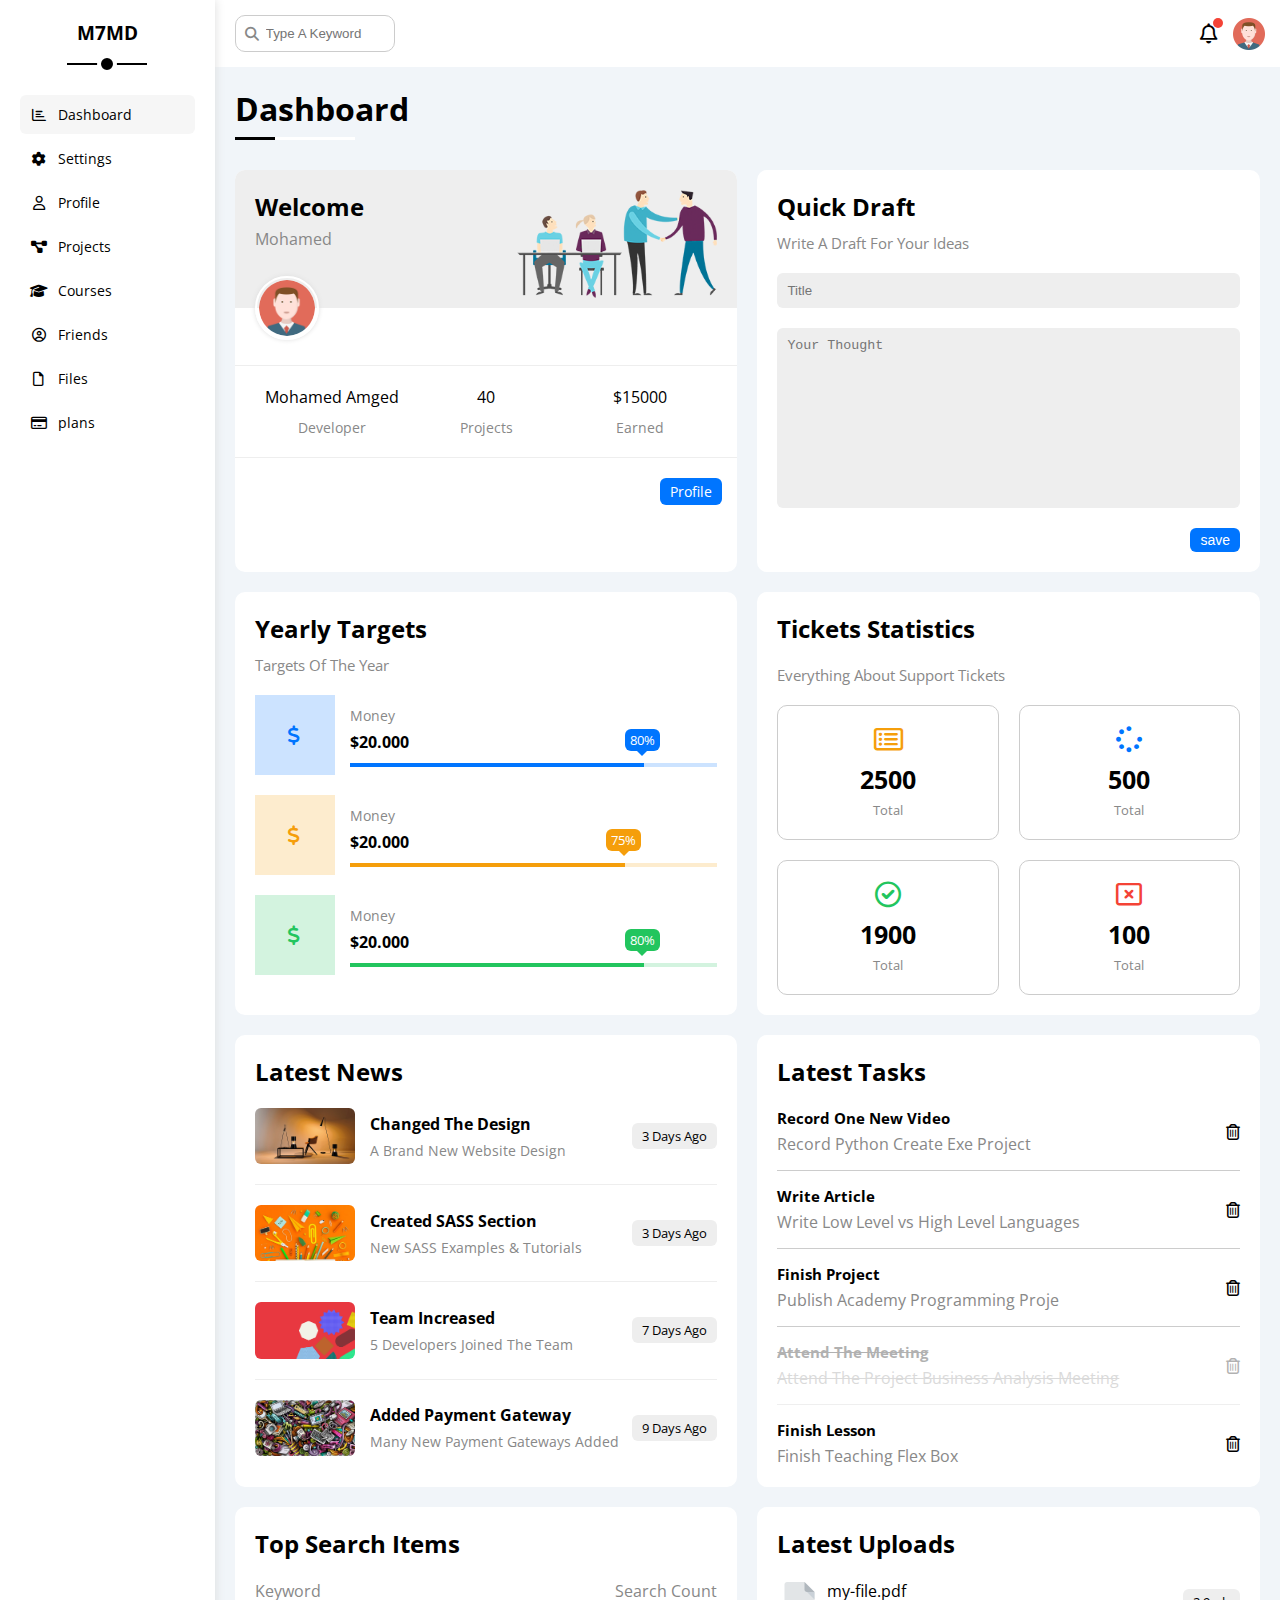
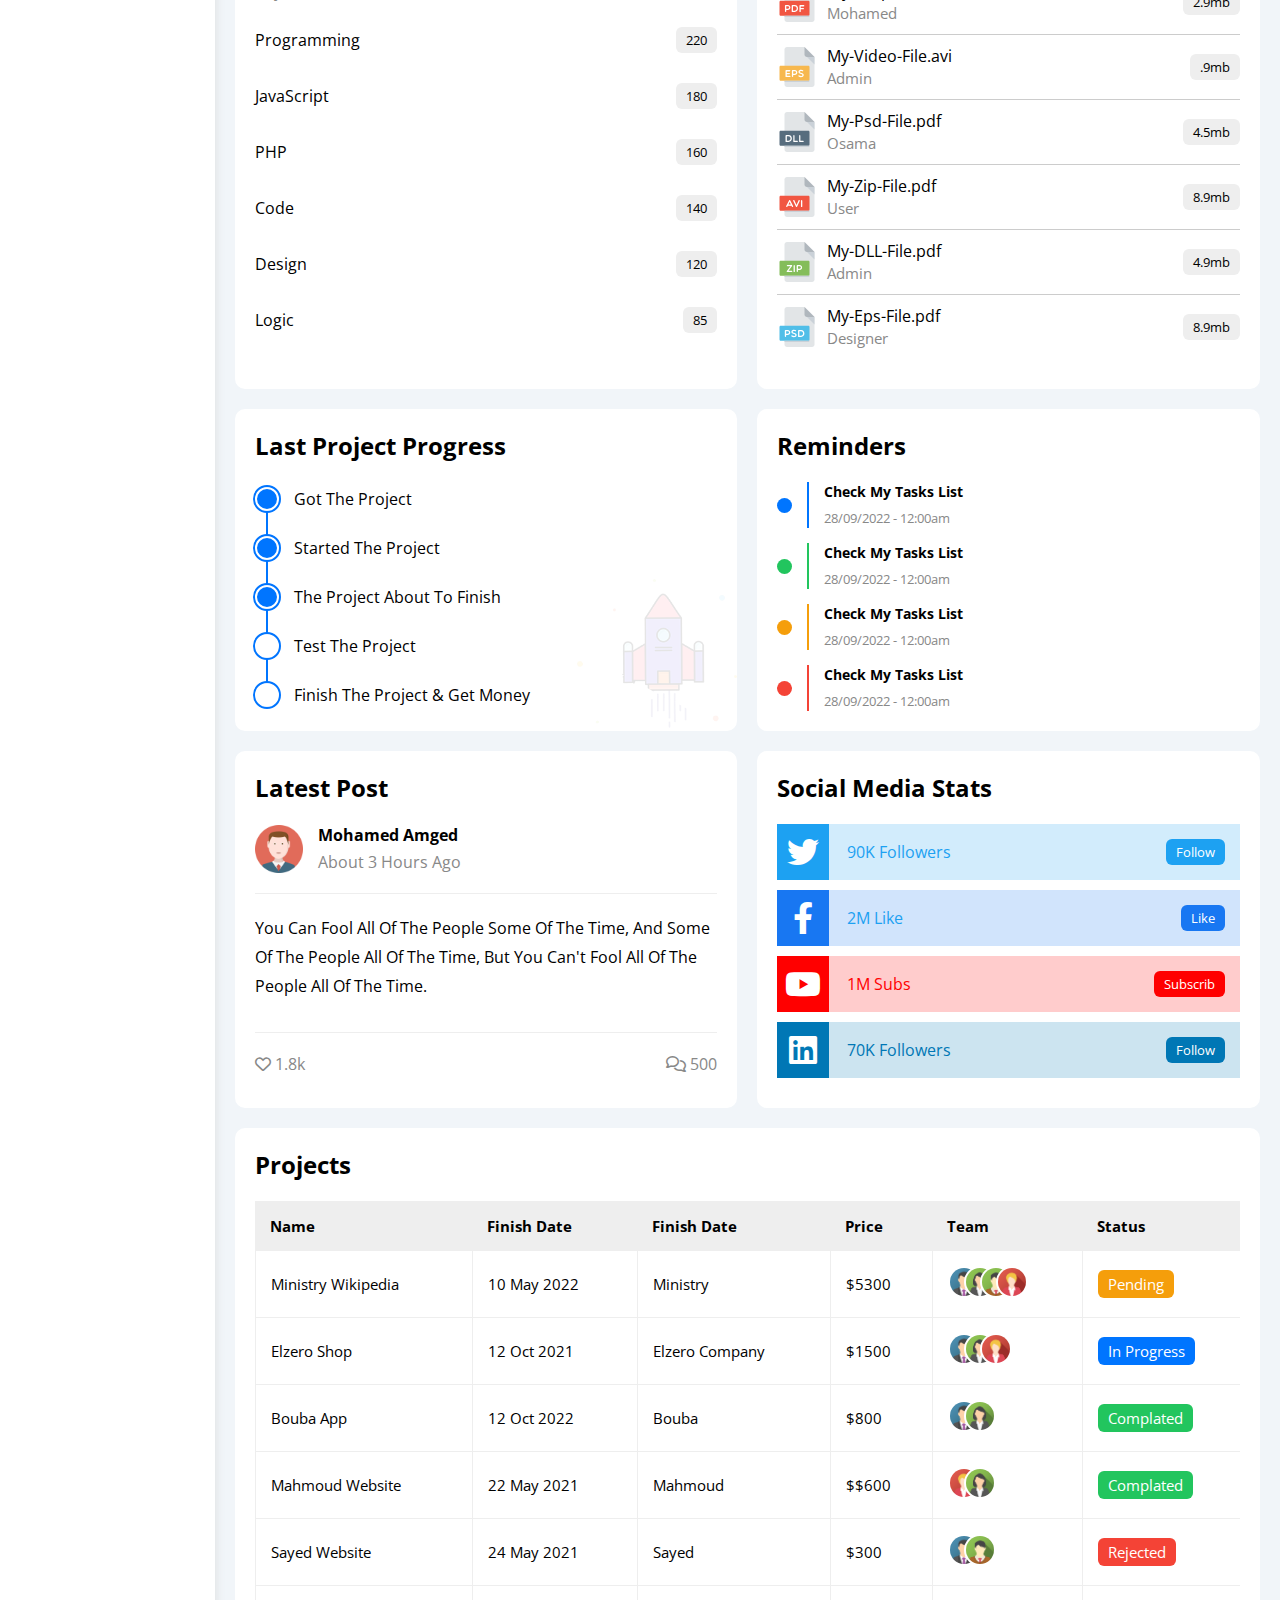
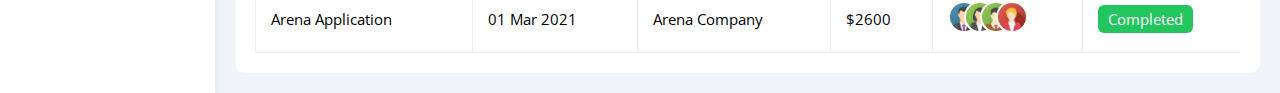
<file: index.html>
<!DOCTYPE html>
<html lang="en">
  <head>
    <meta charset="UTF-8" />
    <meta name="viewport" content="width=device-width, initial-scale=1.0" />
    <!-- Font Awesome -->
    <link rel="stylesheet" href="CSS/all.min.css" />
    <!-- CSS Framework -->
    <link rel="stylesheet" href="CSS/framework.css" />
    <!-- CSS Main fill -->
    <link rel="stylesheet" href="CSS/master.css" />
    <!-- Google Font -->
    <link rel="preconnect" href="https://fonts.googleapis.com" />
    <link rel="preconnect" href="https://fonts.gstatic.com" crossorigin />
    <link
      href="https://fonts.googleapis.com/css2?family=Open+Sans:ital,wght@0,300;0,400;0,500;0,600;0,700;0,800;1,300;1,400;1,500;1,600;1,700;1,800&display=swap"
      rel="stylesheet"
    />
    <title>Dashboard</title>
  </head>
  <body>
    <div class="page d-flex">
      <div class="sidebar bg-white p-20 p-rela">
        <h3 class="txt-c p-rela mt-0">M7MD</h3>
        <ul>
          <li>
            <a
              class="active d-flex align-center fs-14 c-black rad-6 p-10"
              href="index.html"
              ><i class="fa-regular fa-chart-bar fa-fw"></i>
              <span>Dashboard</span>
            </a>
          </li>
          <li>
            <a
              class="d-flex align-center fs-14 c-black rad-6 p-10"
              href="settings.html"
              ><i class="fa-solid fa-gear fa-fw"></i>
              <span>Settings</span>
            </a>
          </li>
          <li>
            <a
              class="d-flex align-center fs-14 c-black rad-6 p-10"
              href="profile.html"
              ><i class="fa-regular fa-user fa-fw"></i>
              <span>Profile</span>
            </a>
          </li>
          <li>
            <a
              class="d-flex align-center fs-14 c-black rad-6 p-10"
              href="projects.html"
              ><i class="fa-solid fa-diagram-project fa-fw"></i>
              <span>Projects</span>
            </a>
          </li>
          <li>
            <a
              class="d-flex align-center fs-14 c-black rad-6 p-10"
              href="courses.html"
              ><i class="fa-solid fa-graduation-cap fa-fw"></i>
              <span>Courses</span>
            </a>
          </li>
          <li>
            <a
              class="d-flex align-center fs-14 c-black rad-6 p-10"
              href="friends.html"
              ><i class="fa-regular fa-circle-user fa-fw"></i>
              <span>Friends</span>
            </a>
          </li>
          <li>
            <a
              class="d-flex align-center fs-14 c-black rad-6 p-10"
              href="files.html"
              ><i class="fa-regular fa-file fa-fw"></i>
              <span>Files</span>
            </a>
          </li>
          <li>
            <a
              class="d-flex align-center fs-14 c-black rad-6 p-10"
              href="plans.html"
              ><i class="fa-regular fa-credit-card fa-fw"></i>
              <span>plans</span>
            </a>
          </li>
        </ul>
      </div>
      <div class="content full-w">
        <!-- Start Header -->
        <div class="head bg-white p-15 betweem-flex">
          <div class="search p-rela">
            <input class="p-10" type="search" placeholder="Type A Keyword" />
          </div>
          <div class="icons d-flex align-center p-rela">
            <span class="noti p-rela">
              <i class="fa-regular fa-bell fa-lg"></i>
            </span>
            <img src="images/avatar.png" alt="" />
          </div>
        </div>
        <!-- End Header -->
        <h1 class="p-rela">Dashboard</h1>
        <div class="wrapper d-grid gap-20">
          <!-- Start Welcome widget -->
          <div class="welcome txt-c-mobile block-mobile bg-white rad-10">
            <div class="intro d-flex space-between p-20 bg-eee">
              <div>
                <h2 class="m-0">Welcome</h2>
                <p class="c-grey mt-5">Mohamed</p>
              </div>
              <img src="images/welcome.png" alt="" class="hide-mobile" />
            </div>
            <img src="images/avatar.png" alt="" class="avatar" />
            <div class="body txt-c d-flex p-20 mt-20 mb-20 block-mobile">
              <div>
                Mohamed Amged
                <span class="d-block c-grey fs-14 mt-10">Developer</span>
              </div>
              <div>
                40 <span class="d-block c-grey fs-14 mt-10">Projects</span>
              </div>
              <div>
                $15000 <span class="d-block c-grey fs-14 mt-10">Earned</span>
              </div>
            </div>
            <a
              href="profile.html"
              class="d-block fs-14 bg-blue c-white w-fit btn-shap visit"
              >Profile</a
            >
          </div>
          <!-- End Welcome widget -->
          <!-- Start Draft widget -->
          <div class="quick-draft bg-white p-20 rad-10">
            <h2 class="m-0 mb-10">Quick Draft</h2>
            <p class="fs-15 c-grey mt-0 mb-20">Write A Draft For Your Ideas</p>
            <form>
              <input
                type="text"
                placeholder="Title"
                class="d-block b-none bg-eee w-full p-10 mb-20 rad-6"
              />
              <textarea
                placeholder="Your Thought"
                class="d-block b-none bg-eee w-full p-10 mb-20 rad-6"
              ></textarea>
              <input
                type="submit"
                value="save"
                class="save btn-shap d-block w-fit c-white fs-14 bg-blue b-none"
              />
            </form>
          </div>
          <!-- End Draft widget -->
          <!-- Start Target -->
          <div class="target bg-white p-20 rad-10">
            <h2 class="m-0 mb-10">Yearly Targets</h2>
            <p class="mt-0 mb-20 c-grey fs-15">Targets Of The Year</p>
            <div class="target-row mb-20 center-flex blue">
              <div class="icon center-flex">
                <i class="fa-solid fa-dollar-sign fa-lg c-blue"></i>
              </div>
              <div class="details">
                <span class="c-grey fs-14">Money</span>
                <span class="d-block fw-bold mt-5 mb-10">$20.000</span>
                <div class="progress p-rela">
                  <span class="bg-blue blue" style="width: 80%"
                    ><span class="bg-blue">80%</span></span
                  >
                </div>
              </div>
            </div>
            <div class="target-row mb-20 center-flex orange">
              <div class="icon center-flex">
                <i class="fa-solid fa-dollar-sign fa-lg c-orange"></i>
              </div>
              <div class="details">
                <span class="c-grey fs-14">Money</span>
                <span class="d-block fw-bold mt-5 mb-10">$20.000</span>
                <div class="progress p-rela">
                  <span class="bg-orange orange" style="width: 75%"
                    ><span class="bg-orange">75%</span></span
                  >
                </div>
              </div>
            </div>
            <div class="target-row mb-20 center-flex green">
              <div class="icon center-flex">
                <i class="fa-solid fa-dollar-sign fa-lg c-green"></i>
              </div>
              <div class="details">
                <span class="c-grey fs-14">Money</span>
                <span class="d-block fw-bold mt-5 mb-10">$20.000</span>
                <div class="progress p-rela">
                  <span class="bg-green green" style="width: 80%"
                    ><span class="bg-green">80%</span></span
                  >
                </div>
              </div>
            </div>
          </div>
          <!-- End Target -->
          <!-- Start Tickets -->
          <div class="tickets bg-white p-20 rad-10">
            <h2 class="mt-0 mb-20">Tickets Statistics</h2>
            <p class="mt-5 mb-20 fs-15 c-grey">
              Everything About Support Tickets
            </p>
            <div class="d-flex txt-c gap-20 f-wrap">
              <div class="box p-20 c-grey rad-10 fs-13">
                <i
                  class="fa-regular fa-rectangle-list fa-2x mb-10 c-orange"
                ></i>
                <span class="d-block c-black fw-bold fs-25 mb-5">2500</span>
                Total
              </div>
              <div class="box p-20 c-grey rad-10 fs-13">
                <i class="fa-solid fa-spinner fa-2x mb-10 c-blue"></i>
                <span class="d-block c-black fw-bold fs-25 mb-5">500</span>
                Total
              </div>
              <div class="box p-20 c-grey rad-10 fs-13">
                <i class="fa-regular fa-circle-check fa-2x mb-10 c-green"></i>
                <span class="d-block c-black fw-bold fs-25 mb-5">1900</span>
                Total
              </div>
              <div class="box p-20 c-grey rad-10 fs-13">
                <i class="fa-regular fa-rectangle-xmark fa-2x mb-10 c-red"></i>
                <span class="d-block c-black fw-bold fs-25 mb-5">100</span>
                Total
              </div>
            </div>
          </div>
          <!-- End Tickets -->
          <!-- Start Latest News  -->
          <div class="news p-20 bg-white rad-10 txt-c-mobile">
            <h2 class="mt-0 mb-20">Latest News</h2>
            <div class="news-row d-flex align-center">
              <img src="images/news-01.png" alt="" />
              <div class="info">
                <h3>Changed The Design</h3>
                <p class="m-0 fs-14 c-grey">A Brand New Website Design</p>
              </div>
              <div class="btn-shap fs-13 bg-eee label">3 Days Ago</div>
            </div>
            <div class="news-row d-flex align-center">
              <img src="images/news-02.png" alt="" />
              <div class="info">
                <h3>Created SASS Section</h3>
                <p class="m-0 fs-14 c-grey">New SASS Examples & Tutorials</p>
              </div>
              <div class="btn-shap fs-13 bg-eee label">3 Days Ago</div>
            </div>
            <div class="news-row d-flex align-center">
              <img src="images/news-03.png" alt="" />
              <div class="info">
                <h3>Team Increased</h3>
                <p class="m-0 fs-14 c-grey">5 Developers Joined The Team</p>
              </div>
              <div class="btn-shap fs-13 bg-eee label">7 Days Ago</div>
            </div>
            <div class="news-row d-flex align-center">
              <img src="images/news-04.png" alt="" />
              <div class="info">
                <h3>Added Payment Gateway</h3>
                <p class="m-0 fs-14 c-grey">Many New Payment Gateways Added</p>
              </div>
              <div class="btn-shap fs-13 bg-eee label">9 Days Ago</div>
            </div>
          </div>
          <!-- End Latest News  -->
          <!-- Start Tasks  -->
          <div class="tasks p-20 bg-white rad-10">
            <h2 class="m-0 mb-20">Latest Tasks</h2>
            <div class="tasks-row d-flex betweem-flex">
              <div class="info">
                <h3 class="mt-0 mb-5 fs-15">Record One New Video</h3>
                <p class="c-grey m-0">Record Python Create Exe Project</p>
              </div>
              <i class="fa-regular fa-trash-can delete"></i>
            </div>
            <div class="tasks-row d-flex betweem-flex">
              <div class="info">
                <h3 class="mt-0 mb-5 fs-15">Write Article</h3>
                <p class="c-grey m-0">
                  Write Low Level vs High Level Languages
                </p>
              </div>
              <i class="fa-regular fa-trash-can delete"></i>
            </div>
            <div class="tasks-row d-flex betweem-flex">
              <div class="info">
                <h3 class="mt-0 mb-5 fs-15">Finish Project</h3>
                <p class="c-grey m-0">Publish Academy Programming Proje</p>
              </div>
              <i class="fa-regular fa-trash-can delete"></i>
            </div>
            <div class="tasks-row d-flex betweem-flex done">
              <div class="info">
                <h3 class="mt-0 mb-5 fs-15">Attend The Meeting</h3>
                <p class="c-grey m-0">
                  Attend The Project Business Analysis Meeting
                </p>
              </div>
              <i class="fa-regular fa-trash-can delete"></i>
            </div>
            <div class="tasks-row d-flex betweem-flex">
              <div class="info">
                <h3 class="mt-0 mb-5 fs-15">Finish Lesson</h3>
                <p class="c-grey m-0">Finish Teaching Flex Box</p>
              </div>
              <i class="fa-regular fa-trash-can delete"></i>
            </div>
          </div>
          <!-- End Tasks  -->
          <!-- Start Search  -->
          <div class="search bg-white p-20 rad-10">
            <h2 class="m-0 mb-20">Top Search Items</h2>
            <div class="items-head d-flex betweem-flex c-grey mb-10">
              <div>Keyword</div>
              <div>Search Count</div>
            </div>
            <div class="items d-flex betweem-flex pb-15 pt-15">
              <span>Programming</span>
              <span class="btn-shap bg-eee fs-13">220</span>
            </div>
            <div class="items d-flex betweem-flex pb-15 pt-15">
              <span>JavaScript</span>
              <span class="btn-shap bg-eee fs-13">180</span>
            </div>
            <div class="items d-flex betweem-flex pb-15 pt-15">
              <span>PHP</span>
              <span class="btn-shap bg-eee fs-13">160</span>
            </div>
            <div class="items d-flex betweem-flex pb-15 pt-15">
              <span>Code</span>
              <span class="btn-shap bg-eee fs-13">140</span>
            </div>
            <div class="items d-flex betweem-flex pb-15 pt-15">
              <span>Design</span>
              <span class="btn-shap bg-eee fs-13">120</span>
            </div>
            <div class="items d-flex betweem-flex pb-15 pt-15">
              <span>Logic</span>
              <span class="btn-shap bg-eee fs-13">85</span>
            </div>
          </div>
          <!-- End Search  -->
          <!-- Start Uploads -->
          <div class="uploads p-20 bg-white rad-10">
            <h2 class="m-0 mb-20">Latest Uploads</h2>
            <ul class="m-0">
              <li class="pb-10 mb-10 betweem-flex">
                <div class="d-flex align-center">
                  <img class="mr-10" src="images/pdf.svg" alt="" />
                  <div>
                    <span class="d-block">my-file.pdf</span>
                    <span class="c-grey fs-15">Mohamed</span>
                  </div>
                </div>
                <div class="btn-shap fs-13 bg-eee">2.9mb</div>
              </li>
              <li class="pb-10 mb-10 betweem-flex">
                <div class="d-flex align-center">
                  <img class="mr-10" src="images/eps.svg" alt="" />
                  <div>
                    <span class="d-block">My-Video-File.avi</span>
                    <span class="c-grey fs-15">Admin</span>
                  </div>
                </div>
                <div class="btn-shap fs-13 bg-eee">.9mb</div>
              </li>
              <li class="pb-10 mb-10 betweem-flex">
                <div class="d-flex align-center">
                  <img class="mr-10" src="images/dll.svg" alt="" />
                  <div>
                    <span class="d-block">My-Psd-File.pdf </span>
                    <span class="c-grey fs-15">Osama</span>
                  </div>
                </div>
                <div class="btn-shap fs-13 bg-eee">4.5mb</div>
              </li>
              <li class="pb-10 mb-10 betweem-flex">
                <div class="d-flex align-center">
                  <img class="mr-10" src="images/avi.svg" alt="" />
                  <div>
                    <span class="d-block">My-Zip-File.pdf</span>
                    <span class="c-grey fs-15">User</span>
                  </div>
                </div>
                <div class="btn-shap fs-13 bg-eee">8.9mb</div>
              </li>
              <li class="pb-10 mb-10 betweem-flex">
                <div class="d-flex align-center">
                  <img class="mr-10" src="images/zip.svg" alt="" />
                  <div>
                    <span class="d-block">My-DLL-File.pdf</span>
                    <span class="c-grey fs-15">Admin</span>
                  </div>
                </div>
                <div class="btn-shap fs-13 bg-eee">4.9mb</div>
              </li>
              <li class="pb-10 mb-10 betweem-flex">
                <div class="d-flex align-center">
                  <img class="mr-10" src="images/psd.svg" alt="" />
                  <div>
                    <span class="d-block">My-Eps-File.pdf</span>
                    <span class="c-grey fs-15">Designer</span>
                  </div>
                </div>
                <div class="btn-shap fs-13 bg-eee">8.9mb</div>
              </li>
            </ul>
          </div>
          <!-- End Uploads -->
          <!-- Start Last Project  -->
          <div class="last-project p-20 bg-white rad-10 p-rela">
            <h2 class="m-0 mb-20">Last Project Progress</h2>
            <ul class="m-0 p-rela">
              <li class="mt-25 d-flex align-center done">Got The Project</li>
              <li class="mt-25 d-flex align-center done">
                Started The Project
              </li>
              <li class="mt-25 d-flex align-center done">
                The Project About To Finish
              </li>
              <li class="mt-25 d-flex align-center curent">Test The Project</li>
              <li class="mt-25 d-flex align-center">
                Finish The Project & Get Money
              </li>
            </ul>
            <img
              class="launch-icon hide-mobile"
              src="images/project.png"
              alt=""
            />
          </div>
          <!-- End Last Project  -->
          <!-- Start Reminders -->
          <div class="reminder p-20 bg-white rad-10">
            <h2 class="m-0 mb-20">Reminders</h2>
            <ul class="m-0">
              <li class="d-flex align-center mt-15">
                <span class="key bg-blue mr-15 rad-half d-block"></span>
                <div class="pl-15 blue">
                  <p class="fw-bold fs-14 mt-0 mb-5">Check My Tasks List</p>
                  <span class="fs-13 c-grey">28/09/2022 - 12:00am</span>
                </div>
              </li>
              <li class="d-flex align-center mt-15">
                <span class="key bg-green mr-15 rad-half d-block"></span>
                <div class="pl-15 green">
                  <p class="fw-bold fs-14 mt-0 mb-5">Check My Tasks List</p>
                  <span class="fs-13 c-grey">28/09/2022 - 12:00am</span>
                </div>
              </li>
              <li class="d-flex align-center mt-15">
                <span class="key bg-orange mr-15 rad-half d-block"></span>
                <div class="pl-15 orange">
                  <p class="fw-bold fs-14 mt-0 mb-5">Check My Tasks List</p>
                  <span class="fs-13 c-grey">28/09/2022 - 12:00am</span>
                </div>
              </li>
              <li class="d-flex align-center mt-15">
                <span class="key bg-red mr-15 rad-half d-block"></span>
                <div class="pl-15 red">
                  <p class="fw-bold fs-14 mt-0 mb-5">Check My Tasks List</p>
                  <span class="fs-13 c-grey">28/09/2022 - 12:00am</span>
                </div>
              </li>
            </ul>
          </div>
          <!-- End Reminders -->
          <!-- Start Latest Post -->
          <div class="latest-post p-20 bg-white rad-10">
            <h2 class="m-0 mb-20">Latest Post</h2>
            <div class="top d-flex align-center">
              <img class="mr-15" src="images/avatar.png" alt="" />
              <div class="info">
                <span class="d-block fw-bold mb-5">Mohamed Amged</span>
                <span class="c-grey">About 3 Hours Ago</span>
              </div>
            </div>
            <div class="Post-content mt-20 mb-20 pt-20 pb-20 txt-c-mobile">
              You Can Fool All Of The People Some Of The Time, And Some Of The
              People All Of The Time, But You Can't Fool All Of The People All
              Of The Time.
            </div>
            <div class="post-stats betweem-flex c-grey">
              <div>
                <i class="fa-regular fa-heart"></i>
                <span>1.8k</span>
              </div>
              <div>
                <i class="fa-regular fa-comments"></i>
                <span>500</span>
              </div>
            </div>
          </div>
          <!-- End Latest Post -->
          <!-- Start Social Media Stats  -->
          <div class="social-stats p-20 bg-white rad-10 p-rela">
            <h2 class="m-0 mb-20">Social Media Stats</h2>
            <div class="box twitter p-15 p-rela mb-10 betweem-flex">
              <i
                class="fa-brands fa-twitter fa-2x c-white center-flex h-full"
              ></i>
              <span>90K Followers</span>
              <a class="btn-shap fs-13 c-white" href="#">Follow</a>
            </div>
            <div class="box facebook p-15 p-rela mb-10 betweem-flex">
              <i
                class="fa-brands fa-facebook-f fa-2x c-white center-flex h-full"
              ></i>
              <span>2M Like</span>
              <a class="btn-shap fs-13 c-white" href="#">Like</a>
            </div>
            <div class="box youtube p-15 p-rela mb-10 betweem-flex">
              <i
                class="fa-brands fa-youtube fa-2x c-white center-flex h-full"
              ></i>
              <span>1M Subs</span>
              <a class="btn-shap fs-13 c-white" href="#">Subscrib</a>
            </div>
            <div class="box linkedin p-15 p-rela mb-10 betweem-flex">
              <i
                class="fa-brands fa-linkedin fa-2x c-white center-flex h-full"
              ></i>
              <span>70K Followers</span>
              <a class="btn-shap fs-13 c-white" href="#">Follow</a>
            </div>
          </div>
          <!-- End Social Media Stats  -->
        </div>
        <!-- Start Projects  -->
        <div class="projects p-20 bg-white rad-10 m-20">
          <h2 class="m-0 mb-20">Projects</h2>
          <div class="responsive-table">
            <table class="fs-15 w-full">
              <thead>
                <tr>
                  <td>Name</td>
                  <td>Finish Date</td>
                  <td>Finish Date</td>
                  <td>Price</td>
                  <td>Team</td>
                  <td>Status</td>
                </tr>
              </thead>
              <tbody>
                <tr>
                  <td>Ministry Wikipedia</td>
                  <td>10 May 2022</td>
                  <td>Ministry</td>
                  <td>$5300</td>
                  <td>
                    <img src="images/team-01.png" alt="" />
                    <img src="images/team-02.png" alt="" />
                    <img src="images/team-03.png" alt="" />
                    <img src="images/team-05 (1).png" alt="" />
                  </td>
                  <td>
                    <span class="btn-shap lable c-white bg-orange"
                      >Pending</span
                    >
                  </td>
                </tr>
                <tr>
                  <td>Elzero Shop</td>
                  <td>12 Oct 2021</td>
                  <td>Elzero Company</td>
                  <td>$1500</td>
                  <td>
                    <img src="images/team-01.png" alt="" />
                    <img src="images/team-02.png" alt="" />
                    <img src="images/team-05 (1).png" alt="" />
                  </td>
                  <td>
                    <span class="btn-shap lable c-white bg-blue"
                      >In Progress</span
                    >
                  </td>
                </tr>
                <tr>
                  <td>Bouba App</td>
                  <td>12 Oct 2022</td>
                  <td>Bouba</td>
                  <td>$800</td>
                  <td>
                    <img src="images/team-01.png" alt="" />
                    <img src="images/team-02.png" alt="" />
                  </td>
                  <td>
                    <span class="btn-shap lable c-white bg-green"
                      >Complated</span
                    >
                  </td>
                </tr>
                <tr>
                  <td>Mahmoud Website</td>
                  <td>22 May 2021</td>
                  <td>Mahmoud</td>
                  <td>$$600</td>
                  <td>
                    <img src="images/team-05 (1).png" alt="" />
                    <img src="images/team-02.png" alt="" />
                  </td>
                  <td>
                    <span class="btn-shap lable c-white bg-green"
                      >Complated</span
                    >
                  </td>
                </tr>
                <tr>
                  <td>Sayed Website</td>
                  <td>24 May 2021</td>
                  <td>Sayed</td>
                  <td>$300</td>
                  <td>
                    <img src="images/team-01.png" alt="" />
                    <img src="images/team-03.png" alt="" />
                  </td>
                  <td>
                    <span class="btn-shap lable c-white bg-red">Rejected</span>
                  </td>
                </tr>
                <tr>
                  <td>Arena Application</td>
                  <td>01 Mar 2021</td>
                  <td>Arena Company</td>
                  <td>$2600</td>
                  <td>
                    <img src="images/team-01.png" alt="" />
                    <img src="images/team-02.png" alt="" />
                    <img src="images/team-03.png" alt="" />
                    <img src="images/team-05 (1).png" alt="" />
                  </td>
                  <td>
                    <span class="btn-shap lable c-white bg-green"
                      >Completed</span
                    >
                  </td>
                </tr>
              </tbody>
            </table>
          </div>
        </div>
        <!-- End Projects  -->
      </div>
    </div>
  </body>
</html>
</file>
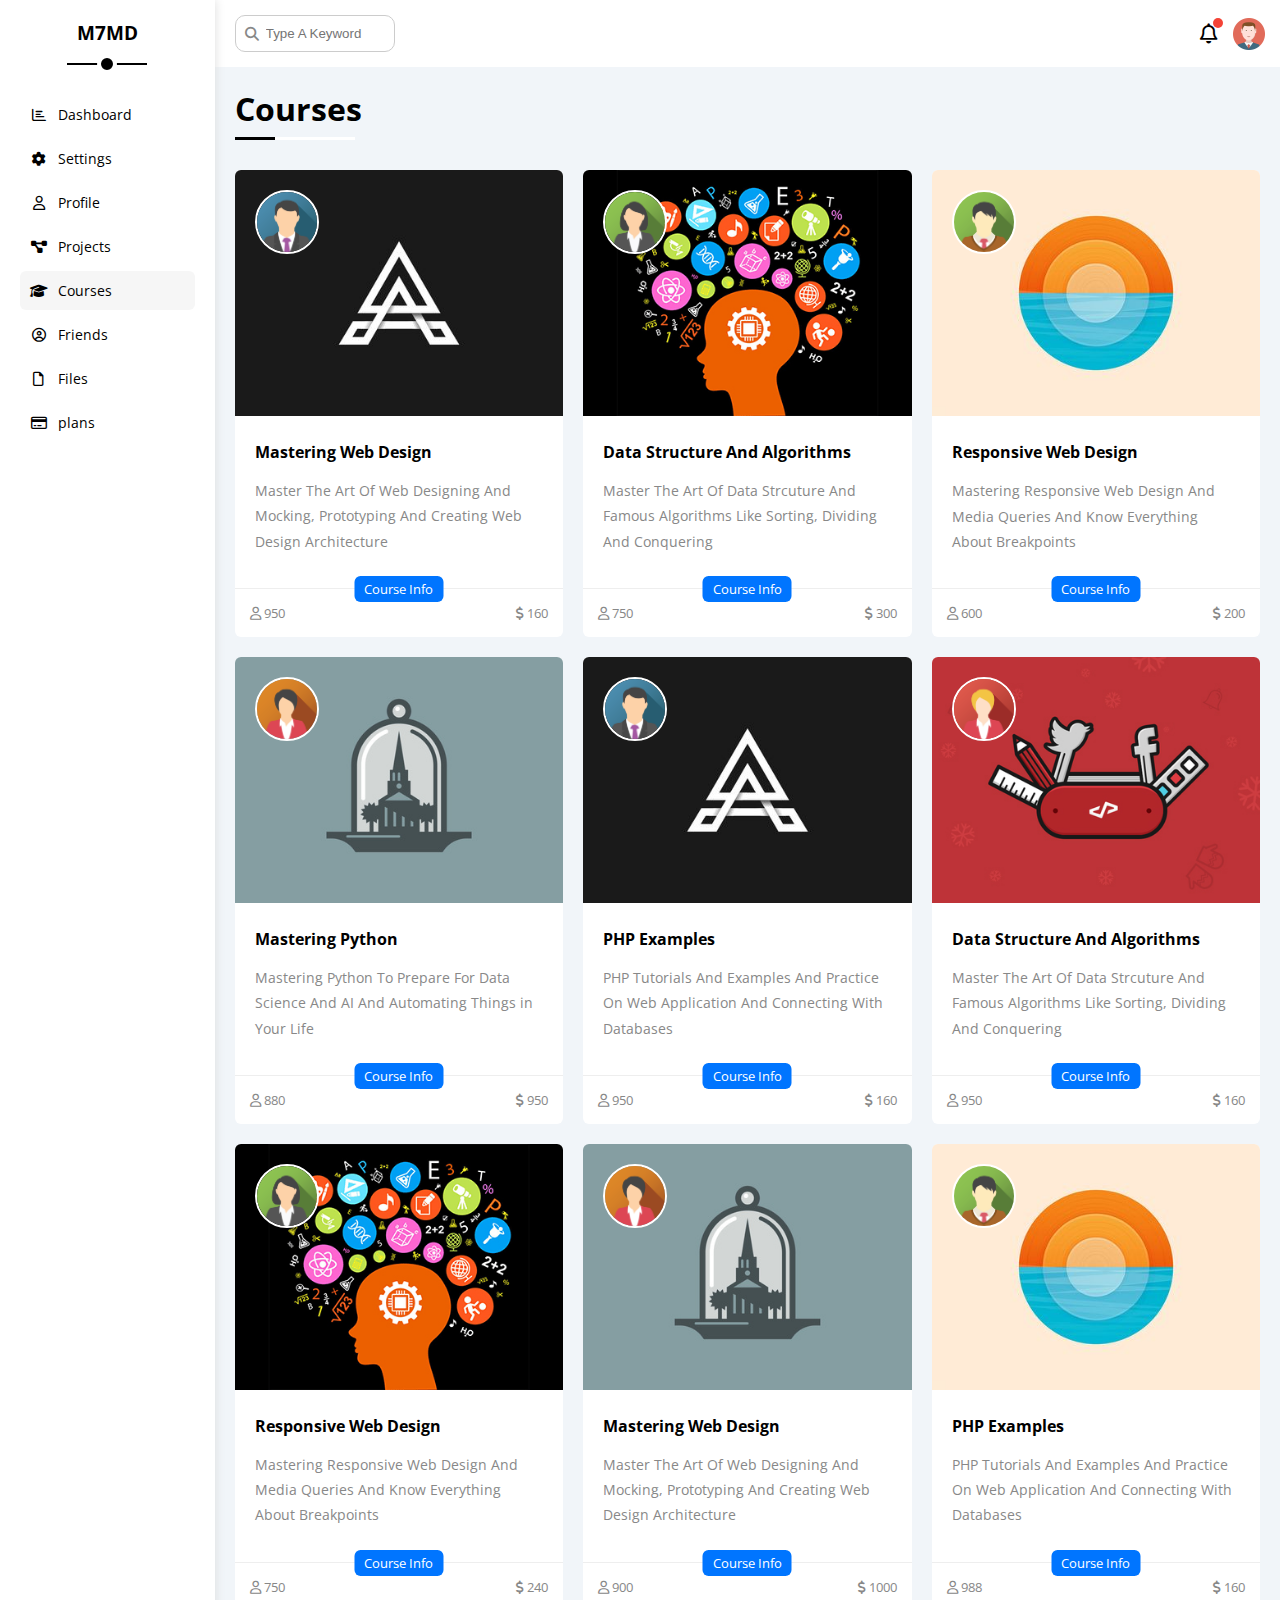
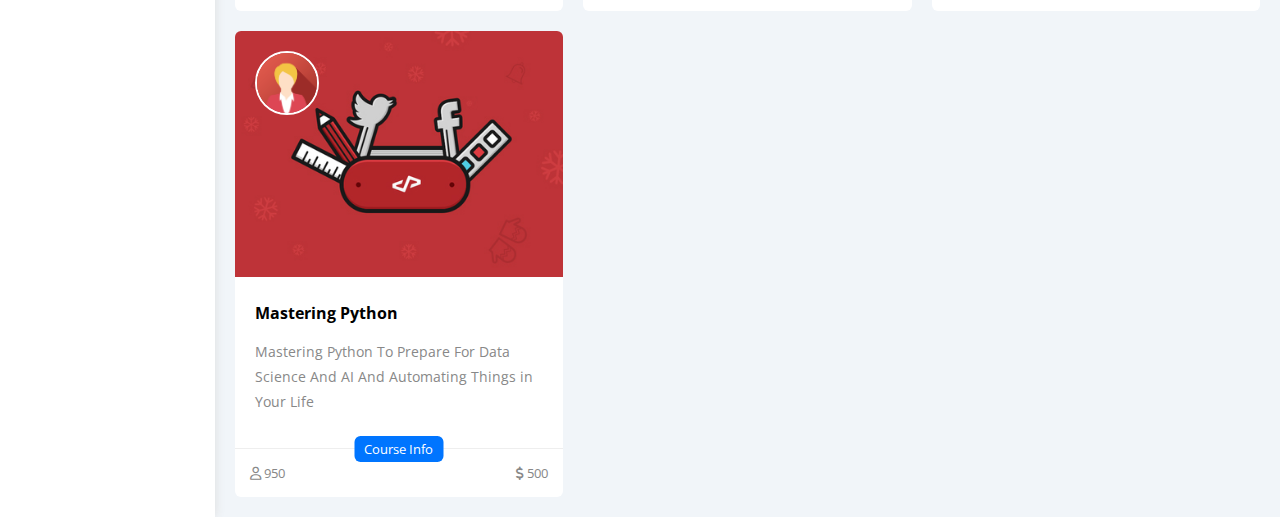
<file: courses.html>
<!DOCTYPE html>
<html lang="en">
  <head>
    <meta charset="UTF-8" />
    <meta name="viewport" content="width=device-width, initial-scale=1.0" />
    <!-- Font Awesome -->
    <link rel="stylesheet" href="CSS/all.min.css" />
    <!-- CSS Framework -->
    <link rel="stylesheet" href="CSS/framework.css" />
    <!-- CSS Main fill -->
    <link rel="stylesheet" href="CSS/master.css" />
    <!-- Google Font -->
    <link rel="preconnect" href="https://fonts.googleapis.com" />
    <link rel="preconnect" href="https://fonts.gstatic.com" crossorigin />
    <link
      href="https://fonts.googleapis.com/css2?family=Open+Sans:ital,wght@0,300;0,400;0,500;0,600;0,700;0,800;1,300;1,400;1,500;1,600;1,700;1,800&display=swap"
      rel="stylesheet"
    />
    <title>Settings</title>
  </head>
  <body>
    <div class="page d-flex">
      <div class="sidebar bg-white p-20 p-rela">
        <h3 class="txt-c p-rela mt-0">M7MD</h3>
        <ul>
          <li>
            <a
              class="d-flex align-center fs-14 c-black rad-6 p-10"
              href="index.html"
              ><i class="fa-regular fa-chart-bar fa-fw"></i>
              <span>Dashboard</span>
            </a>
          </li>
          <li>
            <a
              class="d-flex align-center fs-14 c-black rad-6 p-10"
              href="settings.html"
              ><i class="fa-solid fa-gear fa-fw"></i>
              <span>Settings</span>
            </a>
          </li>
          <li>
            <a
              class="d-flex align-center fs-14 c-black rad-6 p-10"
              href="profile.html"
              ><i class="fa-regular fa-user fa-fw"></i>
              <span>Profile</span>
            </a>
          </li>
          <li>
            <a
              class="d-flex align-center fs-14 c-black rad-6 p-10"
              href="projects.html"
              ><i class="fa-solid fa-diagram-project fa-fw"></i>
              <span>Projects</span>
            </a>
          </li>
          <li>
            <a
              class="active d-flex align-center fs-14 c-black rad-6 p-10"
              href="courses.html"
              ><i class="fa-solid fa-graduation-cap fa-fw"></i>
              <span>Courses</span>
            </a>
          </li>
          <li>
            <a
              class="d-flex align-center fs-14 c-black rad-6 p-10"
              href="friends.html"
              ><i class="fa-regular fa-circle-user fa-fw"></i>
              <span>Friends</span>
            </a>
          </li>
          <li>
            <a
              class="d-flex align-center fs-14 c-black rad-6 p-10"
              href="files.html"
              ><i class="fa-regular fa-file fa-fw"></i>
              <span>Files</span>
            </a>
          </li>
          <li>
            <a
              class="d-flex align-center fs-14 c-black rad-6 p-10"
              href="plans.html"
              ><i class="fa-regular fa-credit-card fa-fw"></i>
              <span>plans</span>
            </a>
          </li>
        </ul>
      </div>
      <div class="content full-w">
        <!-- Start Header -->
        <div class="head bg-white p-15 betweem-flex">
          <div class="search p-rela">
            <input class="p-10" type="search" placeholder="Type A Keyword" />
          </div>
          <div class="icons d-flex align-center p-rela">
            <span class="noti p-rela">
              <i class="fa-regular fa-bell fa-lg"></i>
            </span>
            <img src="images/avatar.png" alt="" />
          </div>
        </div>
        <!-- End Header -->
        <h1 class="p-rela">Courses</h1>
        <div class="courses-page d-grid gap-20 m-20">
          <div class="course bg-white rad-6 p-rela">
            <img class="cover" src="images/course-01.jpg" alt="" />
            <img class="instructor" src="images/team-01.png" alt="" />
            <div class="p-20">
              <h4 class="m-0">Mastering Web Design</h4>
              <p class="description c-grey mt-15 fs-14">
                Master The Art Of Web Designing And Mocking, Prototyping And
                Creating Web Design Architecture
              </p>
            </div>
            <div class="info p-15 betweem-flex p-rela">
              <span class="btn-shap bg-blue c-white title">Course Info</span>
              <span class="c-grey">
                <i class="fa-regular fa-user"></i>
                950
              </span>
              <span class="c-grey">
                <i class="fa-solid fa-dollar-sign"></i>
                160
              </span>
            </div>
          </div>
          <div class="course bg-white rad-6 p-rela">
            <img class="cover" src="images/course-02.jpg" alt="" />
            <img class="instructor" src="images/team-02.png" alt="" />
            <div class="p-20">
              <h4 class="m-0">Data Structure And Algorithms</h4>
              <p class="description c-grey mt-15 fs-14">
                Master The Art Of Data Strcuture And Famous Algorithms Like
                Sorting, Dividing And Conquering
              </p>
            </div>
            <div class="info p-15 betweem-flex p-rela">
              <span class="btn-shap bg-blue c-white title">Course Info</span>
              <span class="c-grey">
                <i class="fa-regular fa-user"></i>
                750
              </span>
              <span class="c-grey">
                <i class="fa-solid fa-dollar-sign"></i>
                300
              </span>
            </div>
          </div>
          <div class="course bg-white rad-6 p-rela">
            <img class="cover" src="images/course-03.jpg" alt="" />
            <img class="instructor" src="images/team-03.png" alt="" />
            <div class="p-20">
              <h4 class="m-0">Responsive Web Design</h4>
              <p class="description c-grey mt-15 fs-14">
                Mastering Responsive Web Design And Media Queries And Know
                Everything About Breakpoints
              </p>
            </div>
            <div class="info p-15 betweem-flex p-rela">
              <span class="btn-shap bg-blue c-white title">Course Info</span>
              <span class="c-grey">
                <i class="fa-regular fa-user"></i>
                600
              </span>
              <span class="c-grey">
                <i class="fa-solid fa-dollar-sign"></i>
                200
              </span>
            </div>
          </div>
          <div class="course bg-white rad-6 p-rela">
            <img class="cover" src="images/course-04.jpg" alt="" />
            <img class="instructor" src="images/team-04.png" alt="" />
            <div class="p-20">
              <h4 class="m-0">Mastering Python</h4>
              <p class="description c-grey mt-15 fs-14">
                Mastering Python To Prepare For Data Science And AI And
                Automating Things in Your Life
              </p>
            </div>
            <div class="info p-15 betweem-flex p-rela">
              <span class="btn-shap bg-blue c-white title">Course Info</span>
              <span class="c-grey">
                <i class="fa-regular fa-user"></i>
                880
              </span>
              <span class="c-grey">
                <i class="fa-solid fa-dollar-sign"></i>
                950
              </span>
            </div>
          </div>
          <div class="course bg-white rad-6 p-rela">
            <img class="cover" src="images/course-01.jpg" alt="" />
            <img class="instructor" src="images/team-01.png" alt="" />
            <div class="p-20">
              <h4 class="m-0">PHP Examples</h4>
              <p class="description c-grey mt-15 fs-14">
                PHP Tutorials And Examples And Practice On Web Application And
                Connecting With Databases
              </p>
            </div>
            <div class="info p-15 betweem-flex p-rela">
              <span class="btn-shap bg-blue c-white title">Course Info</span>
              <span class="c-grey">
                <i class="fa-regular fa-user"></i>
                950
              </span>
              <span class="c-grey">
                <i class="fa-solid fa-dollar-sign"></i>
                160
              </span>
            </div>
          </div>
          <div class="course bg-white rad-6 p-rela">
            <img class="cover" src="images/course-05.jpg" alt="" />
            <img class="instructor" src="images/team-05 (1).png" alt="" />
            <div class="p-20">
              <h4 class="m-0">Data Structure And Algorithms</h4>
              <p class="description c-grey mt-15 fs-14">
                Master The Art Of Data Strcuture And Famous Algorithms Like
                Sorting, Dividing And Conquering
              </p>
            </div>
            <div class="info p-15 betweem-flex p-rela">
              <span class="btn-shap bg-blue c-white title">Course Info</span>
              <span class="c-grey">
                <i class="fa-regular fa-user"></i>
                950
              </span>
              <span class="c-grey">
                <i class="fa-solid fa-dollar-sign"></i>
                160
              </span>
            </div>
          </div>
          <div class="course bg-white rad-6 p-rela">
            <img class="cover" src="images/course-02.jpg" alt="" />
            <img class="instructor" src="images/team-02.png" alt="" />
            <div class="p-20">
              <h4 class="m-0">Responsive Web Design</h4>
              <p class="description c-grey mt-15 fs-14">
                Mastering Responsive Web Design And Media Queries And Know
                Everything About Breakpoints
              </p>
            </div>
            <div class="info p-15 betweem-flex p-rela">
              <span class="btn-shap bg-blue c-white title">Course Info</span>
              <span class="c-grey">
                <i class="fa-regular fa-user"></i>
                750
              </span>
              <span class="c-grey">
                <i class="fa-solid fa-dollar-sign"></i>
                240
              </span>
            </div>
          </div>
          <div class="course bg-white rad-6 p-rela">
            <img class="cover" src="images/course-04.jpg" alt="" />
            <img class="instructor" src="images/team-04.png" alt="" />
            <div class="p-20">
              <h4 class="m-0">Mastering Web Design</h4>
              <p class="description c-grey mt-15 fs-14">
                Master The Art Of Web Designing And Mocking, Prototyping And
                Creating Web Design Architecture
              </p>
            </div>
            <div class="info p-15 betweem-flex p-rela">
              <span class="btn-shap bg-blue c-white title">Course Info</span>
              <span class="c-grey">
                <i class="fa-regular fa-user"></i>
                900
              </span>
              <span class="c-grey">
                <i class="fa-solid fa-dollar-sign"></i>
                1000
              </span>
            </div>
          </div>
          <div class="course bg-white rad-6 p-rela">
            <img class="cover" src="images/course-03.jpg" alt="" />
            <img class="instructor" src="images/team-03.png" alt="" />
            <div class="p-20">
              <h4 class="m-0">PHP Examples</h4>
              <p class="description c-grey mt-15 fs-14">
                PHP Tutorials And Examples And Practice On Web Application And
                Connecting With Databases
              </p>
            </div>
            <div class="info p-15 betweem-flex p-rela">
              <span class="btn-shap bg-blue c-white title">Course Info</span>
              <span class="c-grey">
                <i class="fa-regular fa-user"></i>
                988
              </span>
              <span class="c-grey">
                <i class="fa-solid fa-dollar-sign"></i>
                160
              </span>
            </div>
          </div>
          <div class="course bg-white rad-6 p-rela">
            <img class="cover" src="images/course-05.jpg" alt="" />
            <img class="instructor" src="images/team-05 (1).png" alt="" />
            <div class="p-20">
              <h4 class="m-0">Mastering Python</h4>
              <p class="description c-grey mt-15 fs-14">
                Mastering Python To Prepare For Data Science And AI And
                Automating Things in Your Life
              </p>
            </div>
            <div class="info p-15 betweem-flex p-rela">
              <span class="btn-shap bg-blue c-white title">Course Info</span>
              <span class="c-grey">
                <i class="fa-regular fa-user"></i>
                950
              </span>
              <span class="c-grey">
                <i class="fa-solid fa-dollar-sign"></i>
                500
              </span>
            </div>
          </div>
        </div>
      </div>
    </div>
  </body>
</html>
</file>
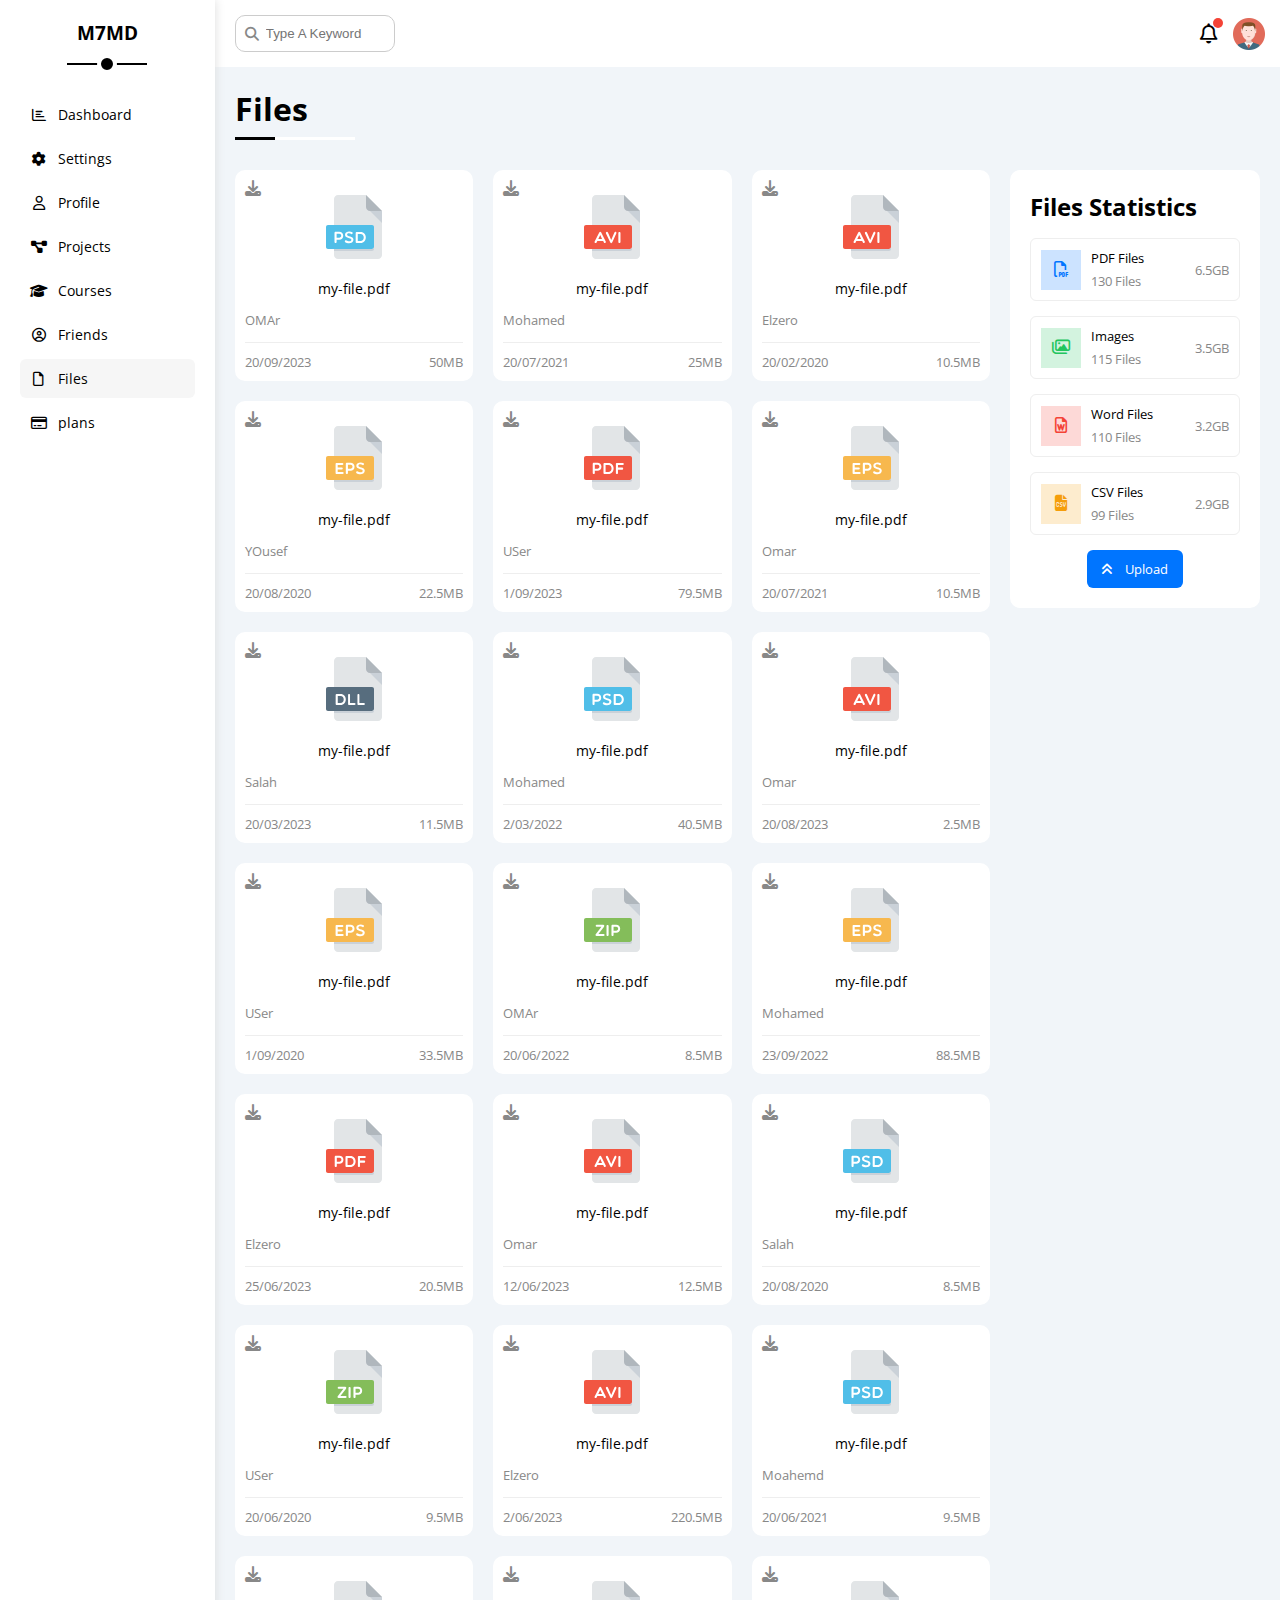
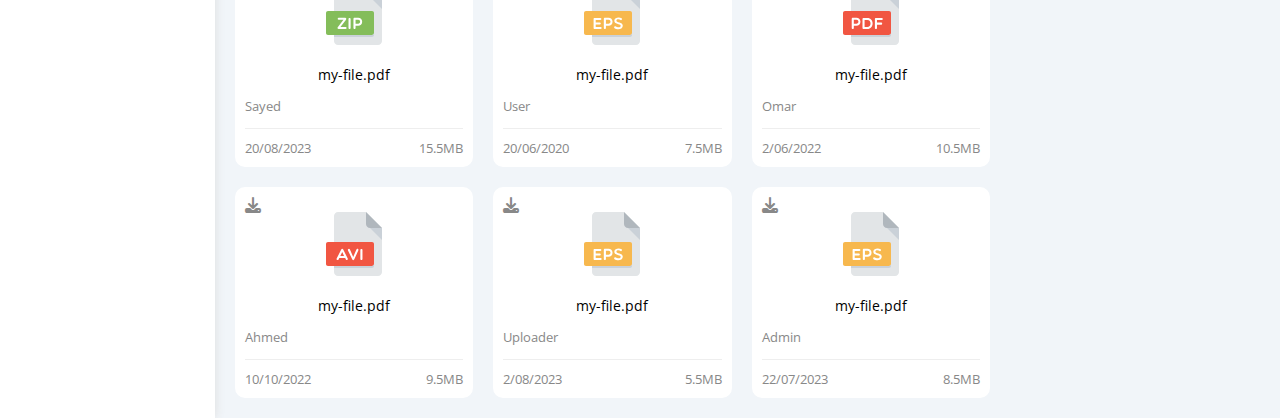
<file: files.html>
<!DOCTYPE html>
<html lang="en">
  <head>
    <meta charset="UTF-8" />
    <meta name="viewport" content="width=device-width, initial-scale=1.0" />
    <!-- Font Awesome -->
    <link rel="stylesheet" href="CSS/all.min.css" />
    <!-- CSS Framework -->
    <link rel="stylesheet" href="CSS/framework.css" />
    <!-- CSS Main fill -->
    <link rel="stylesheet" href="CSS/master.css" />
    <!-- Google Font -->
    <link rel="preconnect" href="https://fonts.googleapis.com" />
    <link rel="preconnect" href="https://fonts.gstatic.com" crossorigin />
    <link
      href="https://fonts.googleapis.com/css2?family=Open+Sans:ital,wght@0,300;0,400;0,500;0,600;0,700;0,800;1,300;1,400;1,500;1,600;1,700;1,800&display=swap"
      rel="stylesheet"
    />
    <title>Settings</title>
  </head>
  <body>
    <div class="page d-flex">
      <div class="sidebar bg-white p-20 p-rela">
        <h3 class="txt-c p-rela mt-0">M7MD</h3>
        <ul>
          <li>
            <a
              class="d-flex align-center fs-14 c-black rad-6 p-10"
              href="index.html"
              ><i class="fa-regular fa-chart-bar fa-fw"></i>
              <span>Dashboard</span>
            </a>
          </li>
          <li>
            <a
              class="d-flex align-center fs-14 c-black rad-6 p-10"
              href="settings.html"
              ><i class="fa-solid fa-gear fa-fw"></i>
              <span>Settings</span>
            </a>
          </li>
          <li>
            <a
              class="d-flex align-center fs-14 c-black rad-6 p-10"
              href="profile.html"
              ><i class="fa-regular fa-user fa-fw"></i>
              <span>Profile</span>
            </a>
          </li>
          <li>
            <a
              class="d-flex align-center fs-14 c-black rad-6 p-10"
              href="projects.html"
              ><i class="fa-solid fa-diagram-project fa-fw"></i>
              <span>Projects</span>
            </a>
          </li>
          <li>
            <a
              class="d-flex align-center fs-14 c-black rad-6 p-10"
              href="courses.html"
              ><i class="fa-solid fa-graduation-cap fa-fw"></i>
              <span>Courses</span>
            </a>
          </li>
          <li>
            <a
              class="d-flex align-center fs-14 c-black rad-6 p-10"
              href="friends.html"
              ><i class="fa-regular fa-circle-user fa-fw"></i>
              <span>Friends</span>
            </a>
          </li>
          <li>
            <a
              class="active d-flex align-center fs-14 c-black rad-6 p-10"
              href="files.html"
              ><i class="fa-regular fa-file fa-fw"></i>
              <span>Files</span>
            </a>
          </li>
          <li>
            <a
              class="d-flex align-center fs-14 c-black rad-6 p-10"
              href="plans.html"
              ><i class="fa-regular fa-credit-card fa-fw"></i>
              <span>plans</span>
            </a>
          </li>
        </ul>
      </div>
      <div class="content full-w">
        <!-- Start Header -->
        <div class="head bg-white p-15 betweem-flex">
          <div class="search p-rela">
            <input class="p-10" type="search" placeholder="Type A Keyword" />
          </div>
          <div class="icons d-flex align-center p-rela">
            <span class="noti p-rela">
              <i class="fa-regular fa-bell fa-lg"></i>
            </span>
            <img src="images/avatar.png" alt="" />
          </div>
        </div>
        <!-- End Header -->
        <h1 class="p-rela">Files</h1>
        <div class="files-page d-flex m-20 gap-20">
          <div class="file-stats bg-white rad-10 p-20">
            <h2 class="mt-0 mb-15 txt-c-mobile">Files Statistics</h2>
            <div class="b-eee d-flex align-center p-10 rad-6 mb-15 fs-13">
              <i
                class="fa-regular fa-file-pdf fa-lg blue center-flex c-blue icon"
              ></i>
              <div class="info">
                <span>PDF Files </span>
                <span class="c-grey d-block mt-5">130 Files</span>
              </div>
              <div class="size c-grey">6.5GB</div>
            </div>
            <div class="b-eee d-flex align-center p-10 rad-6 mb-15 fs-13">
              <i
                class="fa-regular fa-images fa-lg green center-flex c-green icon"
              ></i>
              <div class="info">
                <span>Images </span>
                <span class="c-grey d-block mt-5">115 Files</span>
              </div>
              <div class="size c-grey">3.5GB</div>
            </div>
            <div class="b-eee d-flex align-center p-10 rad-6 mb-15 fs-13">
              <i
                class="fa-regular fa-file-word fa-lg red center-flex c-red icon"
              ></i>
              <div class="info">
                <span>Word Files </span>
                <span class="c-grey d-block mt-5">110 Files</span>
              </div>
              <div class="size c-grey">3.2GB</div>
            </div>
            <div class="b-eee d-flex align-center p-10 rad-6 mb-15 fs-13">
              <i
                class="fa-solid fa-file-csv fa-lg orange center-flex c-orange icon"
              ></i>
              <div class="info">
                <span>CSV Files </span>
                <span class="c-grey d-block mt-5">99 Files</span>
              </div>
              <div class="size c-grey">2.9GB</div>
            </div>
            <a
              href="#"
              class="btn-shap bg-blue c-white rad-6 w-fit fs-13 Upload d-block"
            >
              <i class="fa-solid fa-angles-up mr-10"></i>
              Upload
            </a>
          </div>
          <div class="files-content d-grid gap-20">
            <div class="file bg-white rad-10 p-10">
              <i class="fa-solid fa-download c-grey p-absolute"></i>
              <div class="icon txt-c">
                <img class="mt-15 mb-15" src="images/psd.svg" alt="" />
              </div>
              <div class="txt-c mb-10 fs-14">my-file.pdf</div>
              <p class="c-grey fs-13">OMAr</p>
              <div class="info c-grey mt-10 pt-10 betweem-flex fs-13">
                <span>20/09/2023</span>
                <span>50MB</span>
              </div>
            </div>
            <div class="file bg-white rad-10 p-10">
              <i class="fa-solid fa-download c-grey p-absolute"></i>
              <div class="icon txt-c">
                <img class="mt-15 mb-15" src="images/avi.svg" alt="" />
              </div>
              <div class="txt-c mb-10 fs-14">my-file.pdf</div>
              <p class="c-grey fs-13">Mohamed</p>
              <div class="info c-grey mt-10 pt-10 betweem-flex fs-13">
                <span>20/07/2021</span>
                <span>25MB</span>
              </div>
            </div>
            <div class="file bg-white rad-10 p-10">
              <i class="fa-solid fa-download c-grey p-absolute"></i>
              <div class="icon txt-c">
                <img class="mt-15 mb-15" src="images/avi.svg" alt="" />
              </div>
              <div class="txt-c mb-10 fs-14">my-file.pdf</div>
              <p class="c-grey fs-13">Elzero</p>
              <div class="info c-grey mt-10 pt-10 betweem-flex fs-13">
                <span>20/02/2020</span>
                <span>10.5MB</span>
              </div>
            </div>
            <div class="file bg-white rad-10 p-10">
              <i class="fa-solid fa-download c-grey p-absolute"></i>
              <div class="icon txt-c">
                <img class="mt-15 mb-15" src="images/eps.svg" alt="" />
              </div>
              <div class="txt-c mb-10 fs-14">my-file.pdf</div>
              <p class="c-grey fs-13">YOusef</p>
              <div class="info c-grey mt-10 pt-10 betweem-flex fs-13">
                <span>20/08/2020</span>
                <span>22.5MB</span>
              </div>
            </div>
            <div class="file bg-white rad-10 p-10">
              <i class="fa-solid fa-download c-grey p-absolute"></i>
              <div class="icon txt-c">
                <img class="mt-15 mb-15" src="images/pdf.svg" alt="" />
              </div>
              <div class="txt-c mb-10 fs-14">my-file.pdf</div>
              <p class="c-grey fs-13">USer</p>
              <div class="info c-grey mt-10 pt-10 betweem-flex fs-13">
                <span>1/09/2023</span>
                <span>79.5MB</span>
              </div>
            </div>
            <div class="file bg-white rad-10 p-10">
              <i class="fa-solid fa-download c-grey p-absolute"></i>
              <div class="icon txt-c">
                <img class="mt-15 mb-15" src="images/eps.svg" alt="" />
              </div>
              <div class="txt-c mb-10 fs-14">my-file.pdf</div>
              <p class="c-grey fs-13">Omar</p>
              <div class="info c-grey mt-10 pt-10 betweem-flex fs-13">
                <span>20/07/2021</span>
                <span>10.5MB</span>
              </div>
            </div>
            <div class="file bg-white rad-10 p-10">
              <i class="fa-solid fa-download c-grey p-absolute"></i>
              <div class="icon txt-c">
                <img class="mt-15 mb-15" src="images/dll.svg" alt="" />
              </div>
              <div class="txt-c mb-10 fs-14">my-file.pdf</div>
              <p class="c-grey fs-13">Salah</p>
              <div class="info c-grey mt-10 pt-10 betweem-flex fs-13">
                <span>20/03/2023</span>
                <span>11.5MB</span>
              </div>
            </div>
            <div class="file bg-white rad-10 p-10">
              <i class="fa-solid fa-download c-grey p-absolute"></i>
              <div class="icon txt-c">
                <img class="mt-15 mb-15" src="images/psd.svg" alt="" />
              </div>
              <div class="txt-c mb-10 fs-14">my-file.pdf</div>
              <p class="c-grey fs-13">Mohamed</p>
              <div class="info c-grey mt-10 pt-10 betweem-flex fs-13">
                <span>2/03/2022</span>
                <span>40.5MB</span>
              </div>
            </div>
            <div class="file bg-white rad-10 p-10">
              <i class="fa-solid fa-download c-grey p-absolute"></i>
              <div class="icon txt-c">
                <img class="mt-15 mb-15" src="images/avi.svg" alt="" />
              </div>
              <div class="txt-c mb-10 fs-14">my-file.pdf</div>
              <p class="c-grey fs-13">Omar</p>
              <div class="info c-grey mt-10 pt-10 betweem-flex fs-13">
                <span>20/08/2023</span>
                <span>2.5MB</span>
              </div>
            </div>
            <div class="file bg-white rad-10 p-10">
              <i class="fa-solid fa-download c-grey p-absolute"></i>
              <div class="icon txt-c">
                <img class="mt-15 mb-15" src="images/eps.svg" alt="" />
              </div>
              <div class="txt-c mb-10 fs-14">my-file.pdf</div>
              <p class="c-grey fs-13">USer</p>
              <div class="info c-grey mt-10 pt-10 betweem-flex fs-13">
                <span>1/09/2020</span>
                <span>33.5MB</span>
              </div>
            </div>
            <div class="file bg-white rad-10 p-10">
              <i class="fa-solid fa-download c-grey p-absolute"></i>
              <div class="icon txt-c">
                <img class="mt-15 mb-15" src="images/zip.svg" alt="" />
              </div>
              <div class="txt-c mb-10 fs-14">my-file.pdf</div>
              <p class="c-grey fs-13">OMAr</p>
              <div class="info c-grey mt-10 pt-10 betweem-flex fs-13">
                <span>20/06/2022</span>
                <span>8.5MB</span>
              </div>
            </div>
            <div class="file bg-white rad-10 p-10">
              <i class="fa-solid fa-download c-grey p-absolute"></i>
              <div class="icon txt-c">
                <img class="mt-15 mb-15" src="images/eps.svg" alt="" />
              </div>
              <div class="txt-c mb-10 fs-14">my-file.pdf</div>
              <p class="c-grey fs-13">Mohamed</p>
              <div class="info c-grey mt-10 pt-10 betweem-flex fs-13">
                <span>23/09/2022</span>
                <span>88.5MB</span>
              </div>
            </div>
            <div class="file bg-white rad-10 p-10">
              <i class="fa-solid fa-download c-grey p-absolute"></i>
              <div class="icon txt-c">
                <img class="mt-15 mb-15" src="images/pdf.svg" alt="" />
              </div>
              <div class="txt-c mb-10 fs-14">my-file.pdf</div>
              <p class="c-grey fs-13">Elzero</p>
              <div class="info c-grey mt-10 pt-10 betweem-flex fs-13">
                <span>25/06/2023</span>
                <span>20.5MB</span>
              </div>
            </div>
            <div class="file bg-white rad-10 p-10">
              <i class="fa-solid fa-download c-grey p-absolute"></i>
              <div class="icon txt-c">
                <img class="mt-15 mb-15" src="images/avi.svg" alt="" />
              </div>
              <div class="txt-c mb-10 fs-14">my-file.pdf</div>
              <p class="c-grey fs-13">Omar</p>
              <div class="info c-grey mt-10 pt-10 betweem-flex fs-13">
                <span>12/06/2023</span>
                <span>12.5MB</span>
              </div>
            </div>
            <div class="file bg-white rad-10 p-10">
              <i class="fa-solid fa-download c-grey p-absolute"></i>
              <div class="icon txt-c">
                <img class="mt-15 mb-15" src="images/psd.svg" alt="" />
              </div>
              <div class="txt-c mb-10 fs-14">my-file.pdf</div>
              <p class="c-grey fs-13">Salah</p>
              <div class="info c-grey mt-10 pt-10 betweem-flex fs-13">
                <span>20/08/2020</span>
                <span>8.5MB</span>
              </div>
            </div>
            <div class="file bg-white rad-10 p-10">
              <i class="fa-solid fa-download c-grey p-absolute"></i>
              <div class="icon txt-c">
                <img class="mt-15 mb-15" src="images/zip.svg" alt="" />
              </div>
              <div class="txt-c mb-10 fs-14">my-file.pdf</div>
              <p class="c-grey fs-13">USer</p>
              <div class="info c-grey mt-10 pt-10 betweem-flex fs-13">
                <span>20/06/2020</span>
                <span>9.5MB</span>
              </div>
            </div>
            <div class="file bg-white rad-10 p-10">
              <i class="fa-solid fa-download c-grey p-absolute"></i>
              <div class="icon txt-c">
                <img class="mt-15 mb-15" src="images/avi.svg" alt="" />
              </div>
              <div class="txt-c mb-10 fs-14">my-file.pdf</div>
              <p class="c-grey fs-13">Elzero</p>
              <div class="info c-grey mt-10 pt-10 betweem-flex fs-13">
                <span>2/06/2023</span>
                <span>220.5MB</span>
              </div>
            </div>
            <div class="file bg-white rad-10 p-10">
              <i class="fa-solid fa-download c-grey p-absolute"></i>
              <div class="icon txt-c">
                <img class="mt-15 mb-15" src="images/psd.svg" alt="" />
              </div>
              <div class="txt-c mb-10 fs-14">my-file.pdf</div>
              <p class="c-grey fs-13">Moahemd</p>
              <div class="info c-grey mt-10 pt-10 betweem-flex fs-13">
                <span>20/06/2021</span>
                <span>9.5MB</span>
              </div>
            </div>
            <div class="file bg-white rad-10 p-10">
              <i class="fa-solid fa-download c-grey p-absolute"></i>
              <div class="icon txt-c">
                <img class="mt-15 mb-15" src="images/zip.svg" alt="" />
              </div>
              <div class="txt-c mb-10 fs-14">my-file.pdf</div>
              <p class="c-grey fs-13">Sayed</p>
              <div class="info c-grey mt-10 pt-10 betweem-flex fs-13">
                <span>20/08/2023</span>
                <span>15.5MB</span>
              </div>
            </div>
            <div class="file bg-white rad-10 p-10">
              <i class="fa-solid fa-download c-grey p-absolute"></i>
              <div class="icon txt-c">
                <img class="mt-15 mb-15" src="images/eps.svg" alt="" />
              </div>
              <div class="txt-c mb-10 fs-14">my-file.pdf</div>
              <p class="c-grey fs-13">User</p>
              <div class="info c-grey mt-10 pt-10 betweem-flex fs-13">
                <span>20/06/2020</span>
                <span>7.5MB</span>
              </div>
            </div>
            <div class="file bg-white rad-10 p-10">
              <i class="fa-solid fa-download c-grey p-absolute"></i>
              <div class="icon txt-c">
                <img class="mt-15 mb-15" src="images/pdf.svg" alt="" />
              </div>
              <div class="txt-c mb-10 fs-14">my-file.pdf</div>
              <p class="c-grey fs-13">Omar</p>
              <div class="info c-grey mt-10 pt-10 betweem-flex fs-13">
                <span>2/06/2022</span>
                <span>10.5MB</span>
              </div>
            </div>
            <div class="file bg-white rad-10 p-10">
              <i class="fa-solid fa-download c-grey p-absolute"></i>
              <div class="icon txt-c">
                <img class="mt-15 mb-15" src="images/avi.svg" alt="" />
              </div>
              <div class="txt-c mb-10 fs-14">my-file.pdf</div>
              <p class="c-grey fs-13">Ahmed</p>
              <div class="info c-grey mt-10 pt-10 betweem-flex fs-13">
                <span>10/10/2022</span>
                <span>9.5MB</span>
              </div>
            </div>
            <div class="file bg-white rad-10 p-10">
              <i class="fa-solid fa-download c-grey p-absolute"></i>
              <div class="icon txt-c">
                <img class="mt-15 mb-15" src="images/eps.svg" alt="" />
              </div>
              <div class="txt-c mb-10 fs-14">my-file.pdf</div>
              <p class="c-grey fs-13">Uploader</p>
              <div class="info c-grey mt-10 pt-10 betweem-flex fs-13">
                <span>2/08/2023</span>
                <span>5.5MB</span>
              </div>
            </div>
            <div class="file bg-white rad-10 p-10">
              <i class="fa-solid fa-download c-grey p-absolute"></i>
              <div class="icon txt-c">
                <img class="mt-15 mb-15" src="images/eps.svg" alt="" />
              </div>
              <div class="txt-c mb-10 fs-14">my-file.pdf</div>
              <p class="c-grey fs-13">Admin</p>
              <div class="info c-grey mt-10 pt-10 betweem-flex fs-13">
                <span>22/07/2023</span>
                <span>8.5MB</span>
              </div>
            </div>
          </div>
        </div>
      </div>
    </div>
  </body>
</html>
</file>
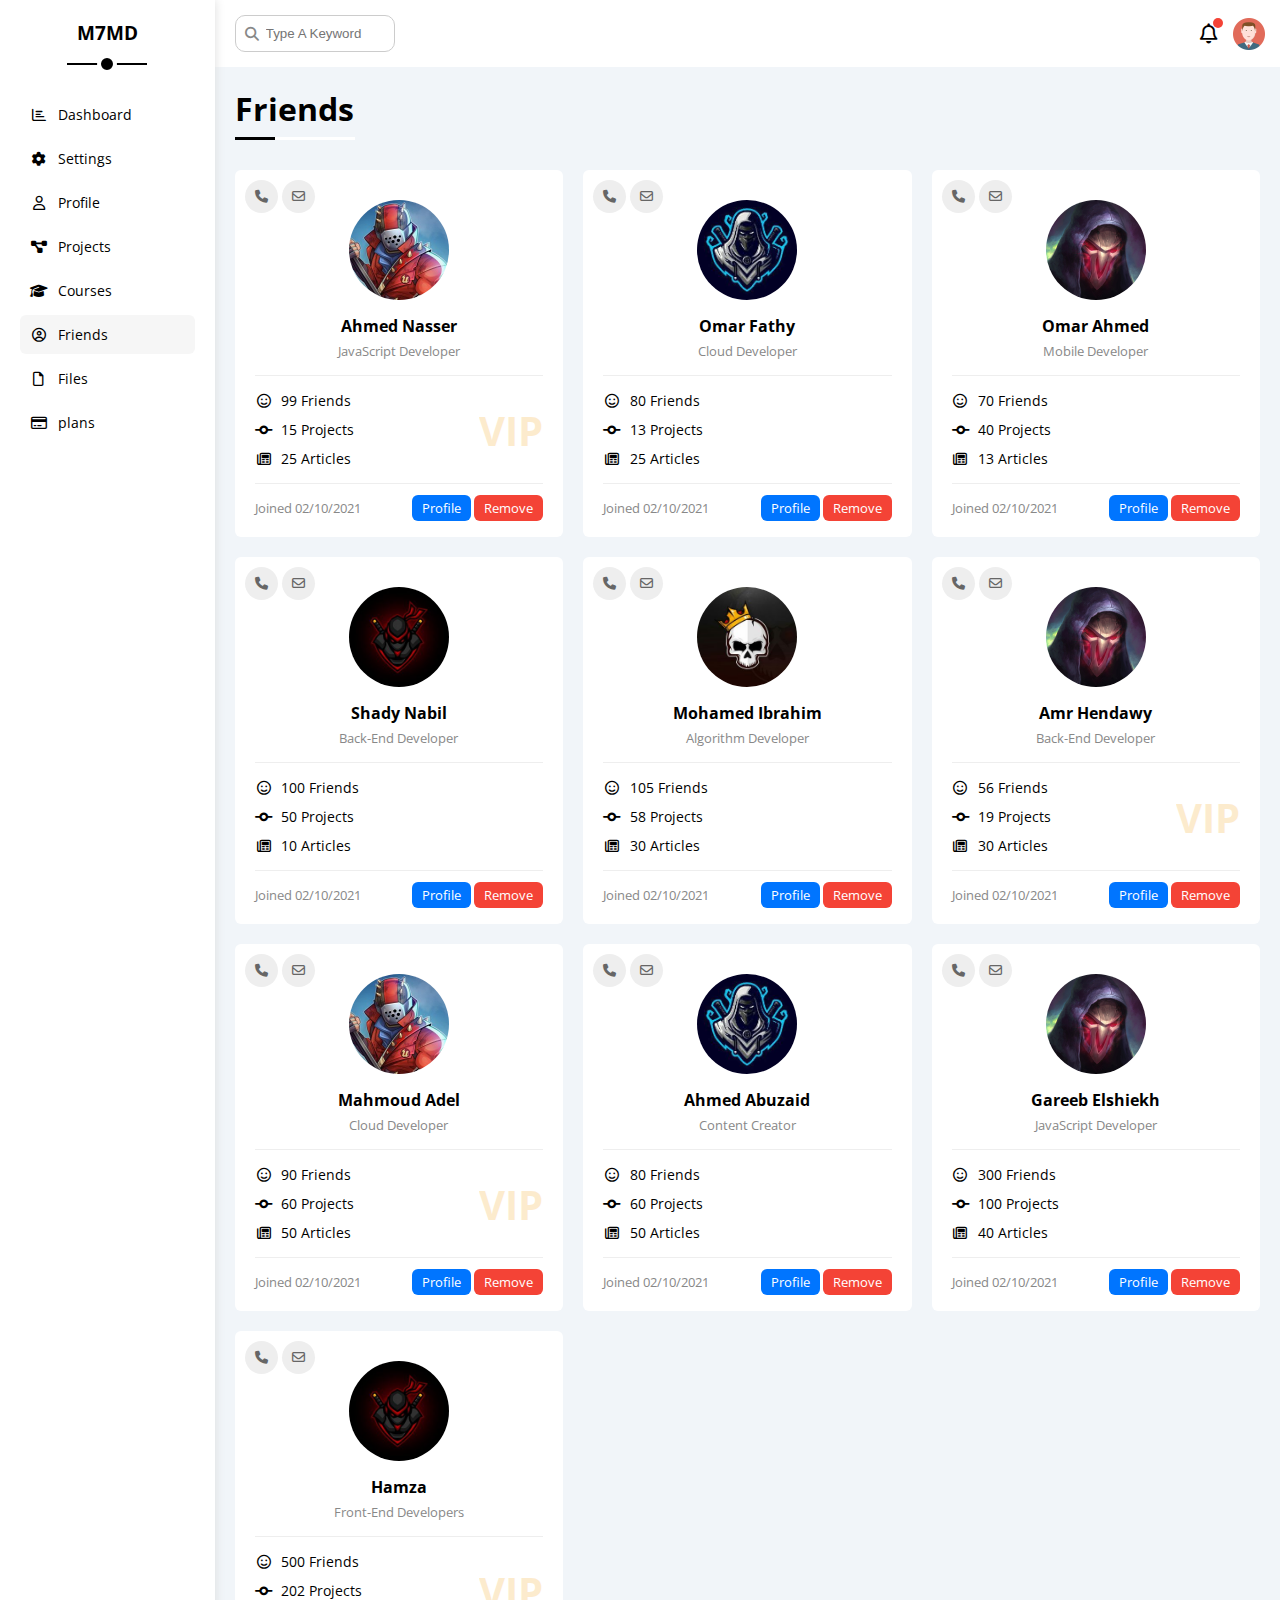
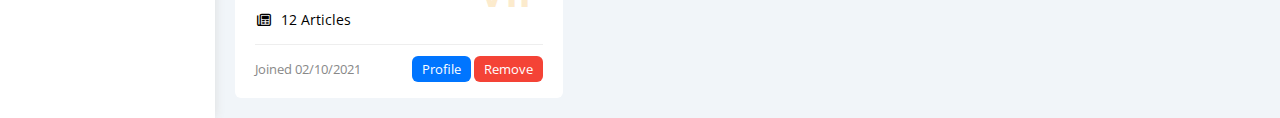
<file: friends.html>
<!DOCTYPE html>
<html lang="en">
  <head>
    <meta charset="UTF-8" />
    <meta name="viewport" content="width=device-width, initial-scale=1.0" />
    <!-- Font Awesome -->
    <link rel="stylesheet" href="CSS/all.min.css" />
    <!-- CSS Framework -->
    <link rel="stylesheet" href="CSS/framework.css" />
    <!-- CSS Main fill -->
    <link rel="stylesheet" href="CSS/master.css" />
    <!-- Google Font -->
    <link rel="preconnect" href="https://fonts.googleapis.com" />
    <link rel="preconnect" href="https://fonts.gstatic.com" crossorigin />
    <link
      href="https://fonts.googleapis.com/css2?family=Open+Sans:ital,wght@0,300;0,400;0,500;0,600;0,700;0,800;1,300;1,400;1,500;1,600;1,700;1,800&display=swap"
      rel="stylesheet"
    />
    <title>Settings</title>
  </head>
  <body>
    <div class="page d-flex">
      <div class="sidebar bg-white p-20 p-rela">
        <h3 class="txt-c p-rela mt-0">M7MD</h3>
        <ul>
          <li>
            <a
              class="d-flex align-center fs-14 c-black rad-6 p-10"
              href="index.html"
              ><i class="fa-regular fa-chart-bar fa-fw"></i>
              <span>Dashboard</span>
            </a>
          </li>
          <li>
            <a
              class="d-flex align-center fs-14 c-black rad-6 p-10"
              href="settings.html"
              ><i class="fa-solid fa-gear fa-fw"></i>
              <span>Settings</span>
            </a>
          </li>
          <li>
            <a
              class="d-flex align-center fs-14 c-black rad-6 p-10"
              href="profile.html"
              ><i class="fa-regular fa-user fa-fw"></i>
              <span>Profile</span>
            </a>
          </li>
          <li>
            <a
              class="d-flex align-center fs-14 c-black rad-6 p-10"
              href="projects.html"
              ><i class="fa-solid fa-diagram-project fa-fw"></i>
              <span>Projects</span>
            </a>
          </li>
          <li>
            <a
              class="d-flex align-center fs-14 c-black rad-6 p-10"
              href="courses.html"
              ><i class="fa-solid fa-graduation-cap fa-fw"></i>
              <span>Courses</span>
            </a>
          </li>
          <li>
            <a
              class="active d-flex align-center fs-14 c-black rad-6 p-10"
              href="friends.html"
              ><i class="fa-regular fa-circle-user fa-fw"></i>
              <span>Friends</span>
            </a>
          </li>
          <li>
            <a
              class="d-flex align-center fs-14 c-black rad-6 p-10"
              href="files.html"
              ><i class="fa-regular fa-file fa-fw"></i>
              <span>Files</span>
            </a>
          </li>
          <li>
            <a
              class="d-flex align-center fs-14 c-black rad-6 p-10"
              href="plans.html"
              ><i class="fa-regular fa-credit-card fa-fw"></i>
              <span>plans</span>
            </a>
          </li>
        </ul>
      </div>
      <div class="content full-w">
        <!-- Start Header -->
        <div class="head bg-white p-15 betweem-flex">
          <div class="search p-rela">
            <input class="p-10" type="search" placeholder="Type A Keyword" />
          </div>
          <div class="icons d-flex align-center p-rela">
            <span class="noti p-rela">
              <i class="fa-regular fa-bell fa-lg"></i>
            </span>
            <img src="images/avatar.png" alt="" />
          </div>
        </div>
        <!-- End Header -->
        <h1 class="p-rela">Friends</h1>
        <div class="friends-page d-grid gap-20 m-20">
          <div class="friend bg-white p-20 rad-6 p-rela">
            <div class="contact">
              <i class="fa-solid fa-phone"></i>
              <i class="fa-regular fa-envelope"></i>
            </div>
            <div class="txt-c">
              <img
                class="rad-half mt-10 mb-10 w-100 h-100"
                src="images/friend-01.jpg"
                alt=""
              />
              <h4 class="m-0">Ahmed Nasser</h4>
              <p class="c-grey mt-5 mb-0 fs-13">JavaScript Developer</p>
            </div>
            <div class="icons fs-14 p-rela">
              <div class="mb-10">
                <i class="fa-regular fa-face-smile fa-fw"></i>
                <span>99 Friends</span>
              </div>
              <div class="mb-10">
                <i class="fa-solid fa-code-commit fa-fw"></i>
                <span>15 Projects</span>
              </div>
              <div>
                <i class="fa-regular fa-newspaper fa-fw"></i>
                <span>25 Articles</span>
              </div>
              <span class="vip fw-bold c-orange">VIP</span>
            </div>
            <div class="info betweem-flex fs-13">
              <span class="c-grey">Joined 02/10/2021</span>
              <div>
                <a class="btn-shap c-white bg-blue" href="profile.html">
                  Profile</a
                >
                <a class="btn-shap c-white bg-red" href="#"> Remove</a>
              </div>
            </div>
          </div>
          <div class="friend bg-white p-20 rad-6 p-rela">
            <div class="contact">
              <i class="fa-solid fa-phone"></i>
              <i class="fa-regular fa-envelope"></i>
            </div>
            <div class="txt-c">
              <img
                class="rad-half mt-10 mb-10 w-100 h-100"
                src="images/friend-02.jpg"
                alt=""
              />
              <h4 class="m-0">Omar Fathy</h4>
              <p class="c-grey mt-5 mb-0 fs-13">Cloud Developer</p>
            </div>
            <div class="icons fs-14 p-rela">
              <div class="mb-10">
                <i class="fa-regular fa-face-smile fa-fw"></i>
                <span>80 Friends</span>
              </div>
              <div class="mb-10">
                <i class="fa-solid fa-code-commit fa-fw"></i>
                <span>13 Projects</span>
              </div>
              <div>
                <i class="fa-regular fa-newspaper fa-fw"></i>
                <span>25 Articles</span>
              </div>
            </div>
            <div class="info betweem-flex fs-13">
              <span class="c-grey">Joined 02/10/2021</span>
              <div>
                <a class="btn-shap c-white bg-blue" href="profile.html">
                  Profile</a
                >
                <a class="btn-shap c-white bg-red" href="#"> Remove</a>
              </div>
            </div>
          </div>
          <div class="friend bg-white p-20 rad-6 p-rela">
            <div class="contact">
              <i class="fa-solid fa-phone"></i>
              <i class="fa-regular fa-envelope"></i>
            </div>
            <div class="txt-c">
              <img
                class="rad-half mt-10 mb-10 w-100 h-100"
                src="images/friend-03.jpg"
                alt=""
              />
              <h4 class="m-0">Omar Ahmed</h4>
              <p class="c-grey mt-5 mb-0 fs-13">Mobile Developer</p>
            </div>
            <div class="icons fs-14 p-rela">
              <div class="mb-10">
                <i class="fa-regular fa-face-smile fa-fw"></i>
                <span>70 Friends</span>
              </div>
              <div class="mb-10">
                <i class="fa-solid fa-code-commit fa-fw"></i>
                <span>40 Projects</span>
              </div>
              <div>
                <i class="fa-regular fa-newspaper fa-fw"></i>
                <span>13 Articles</span>
              </div>
            </div>
            <div class="info betweem-flex fs-13">
              <span class="c-grey">Joined 02/10/2021</span>
              <div>
                <a class="btn-shap c-white bg-blue" href="profile.html">
                  Profile</a
                >
                <a class="btn-shap c-white bg-red" href="#"> Remove</a>
              </div>
            </div>
          </div>
          <div class="friend bg-white p-20 rad-6 p-rela">
            <div class="contact">
              <i class="fa-solid fa-phone"></i>
              <i class="fa-regular fa-envelope"></i>
            </div>
            <div class="txt-c">
              <img
                class="rad-half mt-10 mb-10 w-100 h-100"
                src="images/friend-04.jpg"
                alt=""
              />
              <h4 class="m-0">Shady Nabil</h4>
              <p class="c-grey mt-5 mb-0 fs-13">Back-End Developer</p>
            </div>
            <div class="icons fs-14 p-rela">
              <div class="mb-10">
                <i class="fa-regular fa-face-smile fa-fw"></i>
                <span>100 Friends</span>
              </div>
              <div class="mb-10">
                <i class="fa-solid fa-code-commit fa-fw"></i>
                <span>50 Projects</span>
              </div>
              <div>
                <i class="fa-regular fa-newspaper fa-fw"></i>
                <span>10 Articles</span>
              </div>
            </div>
            <div class="info betweem-flex fs-13">
              <span class="c-grey">Joined 02/10/2021</span>
              <div>
                <a class="btn-shap c-white bg-blue" href="profile.html">
                  Profile</a
                >
                <a class="btn-shap c-white bg-red" href="#"> Remove</a>
              </div>
            </div>
          </div>
          <div class="friend bg-white p-20 rad-6 p-rela">
            <div class="contact">
              <i class="fa-solid fa-phone"></i>
              <i class="fa-regular fa-envelope"></i>
            </div>
            <div class="txt-c">
              <img
                class="rad-half mt-10 mb-10 w-100 h-100"
                src="images/friend-05.jpg"
                alt=""
              />
              <h4 class="m-0">Mohamed Ibrahim</h4>
              <p class="c-grey mt-5 mb-0 fs-13">Algorithm Developer</p>
            </div>
            <div class="icons fs-14 p-rela">
              <div class="mb-10">
                <i class="fa-regular fa-face-smile fa-fw"></i>
                <span>105 Friends</span>
              </div>
              <div class="mb-10">
                <i class="fa-solid fa-code-commit fa-fw"></i>
                <span>58 Projects</span>
              </div>
              <div>
                <i class="fa-regular fa-newspaper fa-fw"></i>
                <span>30 Articles</span>
              </div>
            </div>
            <div class="info betweem-flex fs-13">
              <span class="c-grey">Joined 02/10/2021</span>
              <div>
                <a class="btn-shap c-white bg-blue" href="profile.html">
                  Profile</a
                >
                <a class="btn-shap c-white bg-red" href="#"> Remove</a>
              </div>
            </div>
          </div>
          <div class="friend bg-white p-20 rad-6 p-rela">
            <div class="contact">
              <i class="fa-solid fa-phone"></i>
              <i class="fa-regular fa-envelope"></i>
            </div>
            <div class="txt-c">
              <img
                class="rad-half mt-10 mb-10 w-100 h-100"
                src="images/friend-03.jpg"
                alt=""
              />
              <h4 class="m-0">Amr Hendawy</h4>
              <p class="c-grey mt-5 mb-0 fs-13">Back-End Developer</p>
            </div>
            <div class="icons fs-14 p-rela">
              <div class="mb-10">
                <i class="fa-regular fa-face-smile fa-fw"></i>
                <span>56 Friends</span>
              </div>
              <div class="mb-10">
                <i class="fa-solid fa-code-commit fa-fw"></i>
                <span>19 Projects</span>
              </div>
              <div>
                <i class="fa-regular fa-newspaper fa-fw"></i>
                <span>30 Articles</span>
              </div>
              <span class="vip fw-bold c-orange">VIP</span>
            </div>
            <div class="info betweem-flex fs-13">
              <span class="c-grey">Joined 02/10/2021</span>
              <div>
                <a class="btn-shap c-white bg-blue" href="profile.html">
                  Profile</a
                >
                <a class="btn-shap c-white bg-red" href="#"> Remove</a>
              </div>
            </div>
          </div>
          <div class="friend bg-white p-20 rad-6 p-rela">
            <div class="contact">
              <i class="fa-solid fa-phone"></i>
              <i class="fa-regular fa-envelope"></i>
            </div>
            <div class="txt-c">
              <img
                class="rad-half mt-10 mb-10 w-100 h-100"
                src="images/friend-01.jpg"
                alt=""
              />
              <h4 class="m-0">Mahmoud Adel</h4>
              <p class="c-grey mt-5 mb-0 fs-13">Cloud Developer</p>
            </div>
            <div class="icons fs-14 p-rela">
              <div class="mb-10">
                <i class="fa-regular fa-face-smile fa-fw"></i>
                <span>90 Friends</span>
              </div>
              <div class="mb-10">
                <i class="fa-solid fa-code-commit fa-fw"></i>
                <span>60 Projects</span>
              </div>
              <div>
                <i class="fa-regular fa-newspaper fa-fw"></i>
                <span>50 Articles</span>
              </div>
              <span class="vip fw-bold c-orange">VIP</span>
            </div>
            <div class="info betweem-flex fs-13">
              <span class="c-grey">Joined 02/10/2021</span>
              <div>
                <a class="btn-shap c-white bg-blue" href="profile.html">
                  Profile</a
                >
                <a class="btn-shap c-white bg-red" href="#"> Remove</a>
              </div>
            </div>
          </div>
          <div class="friend bg-white p-20 rad-6 p-rela">
            <div class="contact">
              <i class="fa-solid fa-phone"></i>
              <i class="fa-regular fa-envelope"></i>
            </div>
            <div class="txt-c">
              <img
                class="rad-half mt-10 mb-10 w-100 h-100"
                src="images/friend-02.jpg"
                alt=""
              />
              <h4 class="m-0">Ahmed Abuzaid</h4>
              <p class="c-grey mt-5 mb-0 fs-13">Content Creator</p>
            </div>
            <div class="icons fs-14 p-rela">
              <div class="mb-10">
                <i class="fa-regular fa-face-smile fa-fw"></i>
                <span>80 Friends</span>
              </div>
              <div class="mb-10">
                <i class="fa-solid fa-code-commit fa-fw"></i>
                <span>60 Projects</span>
              </div>
              <div>
                <i class="fa-regular fa-newspaper fa-fw"></i>
                <span>50 Articles</span>
              </div>
            </div>
            <div class="info betweem-flex fs-13">
              <span class="c-grey">Joined 02/10/2021</span>
              <div>
                <a class="btn-shap c-white bg-blue" href="profile.html">
                  Profile</a
                >
                <a class="btn-shap c-white bg-red" href="#"> Remove</a>
              </div>
            </div>
          </div>
          <div class="friend bg-white p-20 rad-6 p-rela">
            <div class="contact">
              <i class="fa-solid fa-phone"></i>
              <i class="fa-regular fa-envelope"></i>
            </div>
            <div class="txt-c">
              <img
                class="rad-half mt-10 mb-10 w-100 h-100"
                src="images/friend-03.jpg"
                alt=""
              />
              <h4 class="m-0">Gareeb Elshiekh</h4>
              <p class="c-grey mt-5 mb-0 fs-13">JavaScript Developer</p>
            </div>
            <div class="icons fs-14 p-rela">
              <div class="mb-10">
                <i class="fa-regular fa-face-smile fa-fw"></i>
                <span>300 Friends</span>
              </div>
              <div class="mb-10">
                <i class="fa-solid fa-code-commit fa-fw"></i>
                <span>100 Projects</span>
              </div>
              <div>
                <i class="fa-regular fa-newspaper fa-fw"></i>
                <span>40 Articles</span>
              </div>
            </div>
            <div class="info betweem-flex fs-13">
              <span class="c-grey">Joined 02/10/2021</span>
              <div>
                <a class="btn-shap c-white bg-blue" href="profile.html">
                  Profile</a
                >
                <a class="btn-shap c-white bg-red" href="#"> Remove</a>
              </div>
            </div>
          </div>
          <div class="friend bg-white p-20 rad-6 p-rela">
            <div class="contact">
              <i class="fa-solid fa-phone"></i>
              <i class="fa-regular fa-envelope"></i>
            </div>
            <div class="txt-c">
              <img
                class="rad-half mt-10 mb-10 w-100 h-100"
                src="images/friend-04 (1).jpg"
                alt=""
              />
              <h4 class="m-0">Hamza</h4>
              <p class="c-grey mt-5 mb-0 fs-13">Front-End Developers</p>
            </div>
            <div class="icons fs-14 p-rela">
              <div class="mb-10">
                <i class="fa-regular fa-face-smile fa-fw"></i>
                <span>500 Friends</span>
              </div>
              <div class="mb-10">
                <i class="fa-solid fa-code-commit fa-fw"></i>
                <span>202 Projects</span>
              </div>
              <div>
                <i class="fa-regular fa-newspaper fa-fw"></i>
                <span>12 Articles</span>
              </div>
              <span class="vip fw-bold c-orange">VIP</span>
            </div>
            <div class="info betweem-flex fs-13">
              <span class="c-grey">Joined 02/10/2021</span>
              <div>
                <a class="btn-shap c-white bg-blue" href="profile.html">
                  Profile</a
                >
                <a class="btn-shap c-white bg-red" href="#"> Remove</a>
              </div>
            </div>
          </div>
        </div>
      </div>
    </div>
  </body>
</html>
</file>
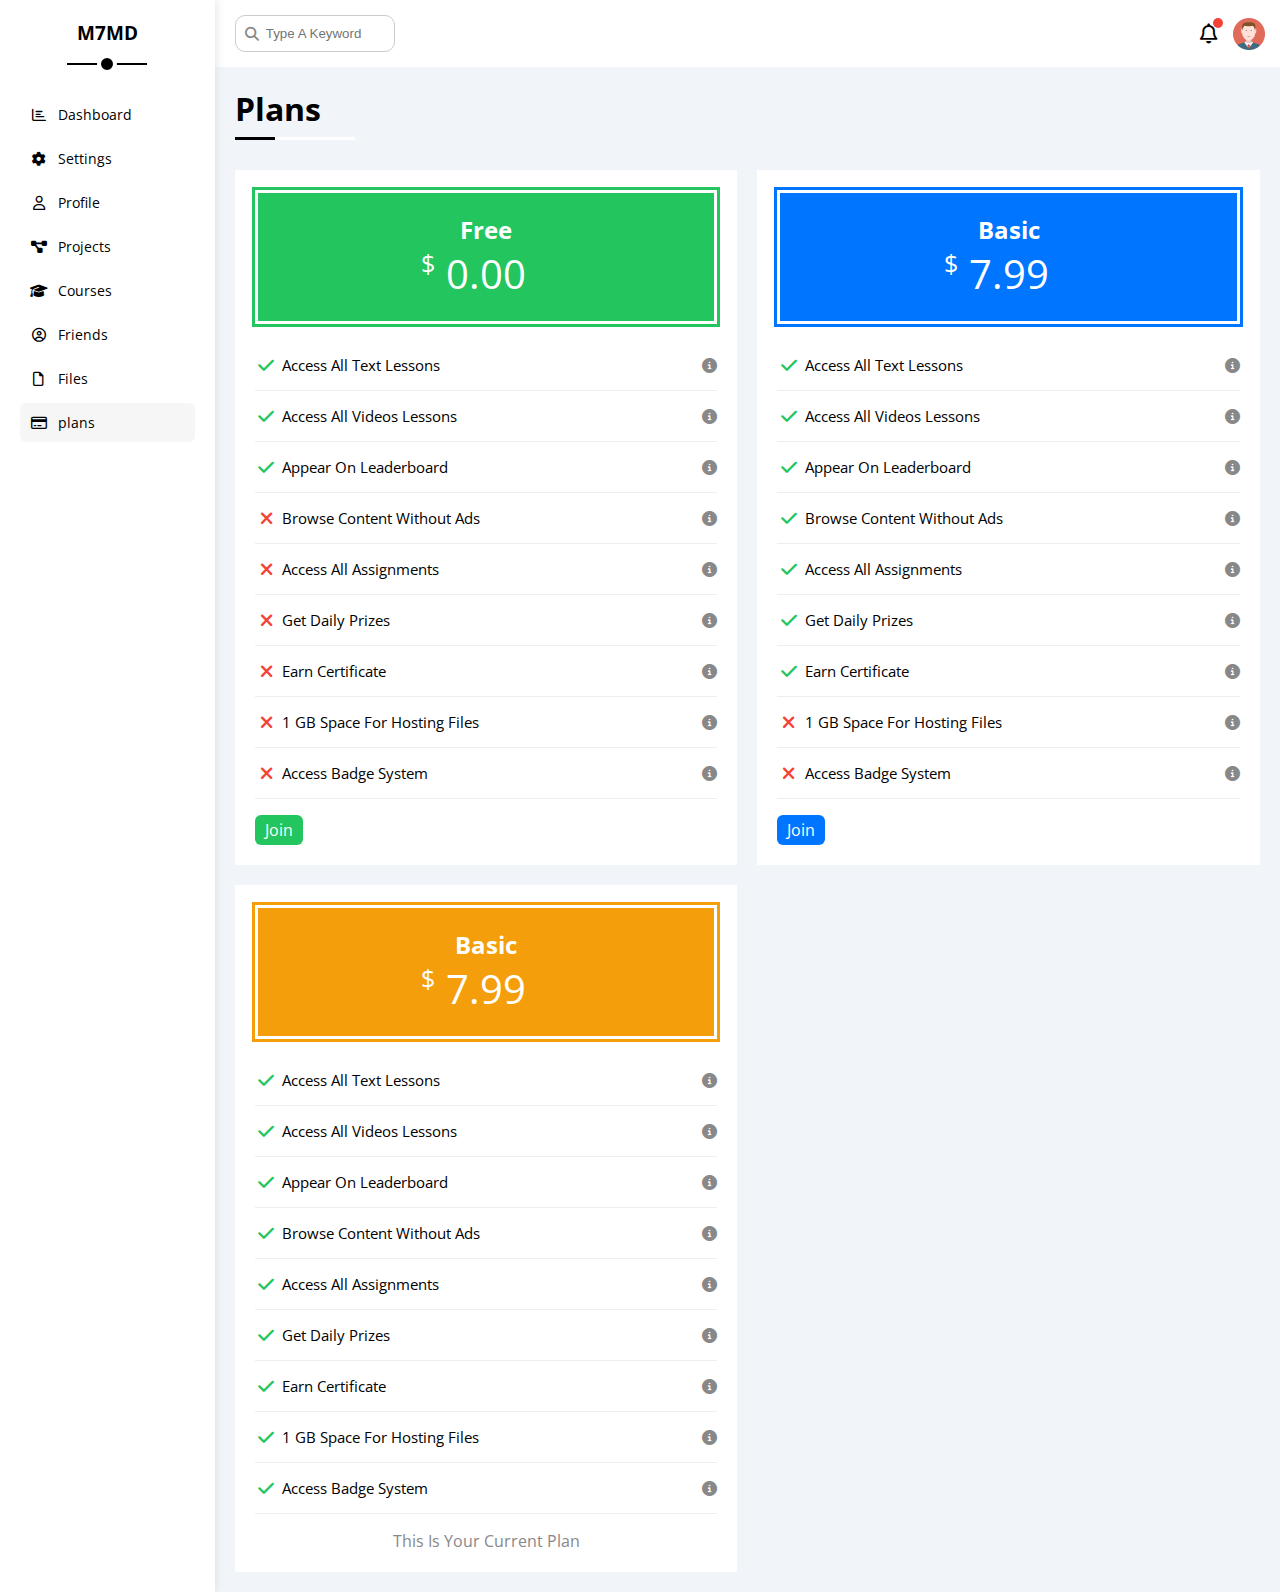
<file: plans.html>
<!DOCTYPE html>
<html lang="en">
  <head>
    <meta charset="UTF-8" />
    <meta name="viewport" content="width=device-width, initial-scale=1.0" />
    <!-- Font Awesome -->
    <link rel="stylesheet" href="CSS/all.min.css" />
    <!-- CSS Framework -->
    <link rel="stylesheet" href="CSS/framework.css" />
    <!-- CSS Main fill -->
    <link rel="stylesheet" href="CSS/master.css" />
    <!-- Google Font -->
    <link rel="preconnect" href="https://fonts.googleapis.com" />
    <link rel="preconnect" href="https://fonts.gstatic.com" crossorigin />
    <link
      href="https://fonts.googleapis.com/css2?family=Open+Sans:ital,wght@0,300;0,400;0,500;0,600;0,700;0,800;1,300;1,400;1,500;1,600;1,700;1,800&display=swap"
      rel="stylesheet"
    />
    <title>Settings</title>
  </head>
  <body>
    <div class="page d-flex">
      <div class="sidebar bg-white p-20 p-rela">
        <h3 class="txt-c p-rela mt-0">M7MD</h3>
        <ul>
          <li>
            <a
              class="d-flex align-center fs-14 c-black rad-6 p-10"
              href="index.html"
              ><i class="fa-regular fa-chart-bar fa-fw"></i>
              <span>Dashboard</span>
            </a>
          </li>
          <li>
            <a
              class="d-flex align-center fs-14 c-black rad-6 p-10"
              href="settings.html"
              ><i class="fa-solid fa-gear fa-fw"></i>
              <span>Settings</span>
            </a>
          </li>
          <li>
            <a
              class="d-flex align-center fs-14 c-black rad-6 p-10"
              href="profile.html"
              ><i class="fa-regular fa-user fa-fw"></i>
              <span>Profile</span>
            </a>
          </li>
          <li>
            <a
              class="d-flex align-center fs-14 c-black rad-6 p-10"
              href="projects.html"
              ><i class="fa-solid fa-diagram-project fa-fw"></i>
              <span>Projects</span>
            </a>
          </li>
          <li>
            <a
              class="d-flex align-center fs-14 c-black rad-6 p-10"
              href="courses.html"
              ><i class="fa-solid fa-graduation-cap fa-fw"></i>
              <span>Courses</span>
            </a>
          </li>
          <li>
            <a
              class="d-flex align-center fs-14 c-black rad-6 p-10"
              href="friends.html"
              ><i class="fa-regular fa-circle-user fa-fw"></i>
              <span>Friends</span>
            </a>
          </li>
          <li>
            <a
              class="d-flex align-center fs-14 c-black rad-6 p-10"
              href="files.html"
              ><i class="fa-regular fa-file fa-fw"></i>
              <span>Files</span>
            </a>
          </li>
          <li>
            <a
              class="active d-flex align-center fs-14 c-black rad-6 p-10"
              href="plans.html"
              ><i class="fa-regular fa-credit-card fa-fw"></i>
              <span>plans</span>
            </a>
          </li>
        </ul>
      </div>
      <div class="content full-w">
        <!-- Start Header -->
        <div class="head bg-white p-15 betweem-flex">
          <div class="search p-rela">
            <input class="p-10" type="search" placeholder="Type A Keyword" />
          </div>
          <div class="icons d-flex align-center p-rela">
            <span class="noti p-rela">
              <i class="fa-regular fa-bell fa-lg"></i>
            </span>
            <img src="images/avatar.png" alt="" />
          </div>
        </div>
        <!-- End Header -->
        <h1 class="p-rela">Plans</h1>
        <div class="plans-page d-grid gap-20 m-20">
          <div class="plan bg-white p-20 green">
            <div class="top bg-green txt-c p-20">
              <h2 class="m-0 c-white">Free</h2>
              <div class="price c-white">
                <span>$</span>
                0.00
              </div>
            </div>
            <ul>
              <li>
                <i class="fa-solid fa-check fa-fw yes"></i>
                <span>Access All Text Lessons</span>
                <i class="fa-solid fa-circle-info help"></i>
              </li>
              <li>
                <i class="fa-solid fa-check fa-fw yes"></i>
                <span>Access All Videos Lessons</span>
                <i class="fa-solid fa-circle-info help"></i>
              </li>
              <li>
                <i class="fa-solid fa-check fa-fw yes"></i>
                <span>Appear On Leaderboard</span>
                <i class="fa-solid fa-circle-info help"></i>
              </li>
              <li>
                <i class="fa-solid fa-xmark fa-fw"></i>
                <span> Browse Content Without Ads</span>
                <i class="fa-solid fa-circle-info help"></i>
              </li>
              <li>
                <i class="fa-solid fa-xmark fa-fw"></i>
                <span>Access All Assignments</span>
                <i class="fa-solid fa-circle-info help"></i>
              </li>
              <li>
                <i class="fa-solid fa-xmark fa-fw"></i>
                <span>Get Daily Prizes</span>
                <i class="fa-solid fa-circle-info help"></i>
              </li>
              <li>
                <i class="fa-solid fa-xmark fa-fw"></i>
                <span>Earn Certificate</span>
                <i class="fa-solid fa-circle-info help"></i>
              </li>
              <li>
                <i class="fa-solid fa-xmark fa-fw"></i>
                <span>1 GB Space For Hosting Files</span>
                <i class="fa-solid fa-circle-info help"></i>
              </li>
              <li>
                <i class="fa-solid fa-xmark fa-fw"></i>
                <span>Access Badge System</span>
                <i class="fa-solid fa-circle-info help"></i>
              </li>
            </ul>
            <a href="#" class="bg-green c-white d-block btn-shap w-fit">Join</a>
          </div>
          <div class="plan bg-white p-20 blue">
            <div class="top bg-blue txt-c p-20">
              <h2 class="m-0 c-white">Basic</h2>
              <div class="price c-white">
                <span>$</span>
                7.99
              </div>
            </div>
            <ul>
              <li>
                <i class="fa-solid fa-check fa-fw yes"></i>
                <span>Access All Text Lessons</span>
                <i class="fa-solid fa-circle-info help"></i>
              </li>
              <li>
                <i class="fa-solid fa-check fa-fw yes"></i>
                <span>Access All Videos Lessons</span>
                <i class="fa-solid fa-circle-info help"></i>
              </li>
              <li>
                <i class="fa-solid fa-check fa-fw yes"></i>
                <span>Appear On Leaderboard</span>
                <i class="fa-solid fa-circle-info help"></i>
              </li>
              <li>
                <i class="fa-solid fa-check fa-fw yes"></i>
                <span> Browse Content Without Ads</span>
                <i class="fa-solid fa-circle-info help"></i>
              </li>
              <li>
                <i class="fa-solid fa-check fa-fw yes"></i>
                <span>Access All Assignments</span>
                <i class="fa-solid fa-circle-info help"></i>
              </li>
              <li>
                <i class="fa-solid fa-check fa-fw yes"></i>
                <span>Get Daily Prizes</span>
                <i class="fa-solid fa-circle-info help"></i>
              </li>
              <li>
                <i class="fa-solid fa-check fa-fw yes"></i>
                <span>Earn Certificate</span>
                <i class="fa-solid fa-circle-info help"></i>
              </li>
              <li>
                <i class="fa-solid fa-xmark fa-fw"></i>
                <span>1 GB Space For Hosting Files</span>
                <i class="fa-solid fa-circle-info help"></i>
              </li>
              <li>
                <i class="fa-solid fa-xmark fa-fw"></i>
                <span>Access Badge System</span>
                <i class="fa-solid fa-circle-info help"></i>
              </li>
            </ul>
            <a href="#" class="bg-blue c-white d-block btn-shap w-fit">Join</a>
          </div>
          <div class="plan bg-white p-20 orange">
            <div class="top bg-orange txt-c p-20">
              <h2 class="m-0 c-white">Basic</h2>
              <div class="price c-white">
                <span>$</span>
                7.99
              </div>
            </div>
            <ul>
              <li>
                <i class="fa-solid fa-check fa-fw yes"></i>
                <span>Access All Text Lessons</span>
                <i class="fa-solid fa-circle-info help"></i>
              </li>
              <li>
                <i class="fa-solid fa-check fa-fw yes"></i>
                <span>Access All Videos Lessons</span>
                <i class="fa-solid fa-circle-info help"></i>
              </li>
              <li>
                <i class="fa-solid fa-check fa-fw yes"></i>
                <span>Appear On Leaderboard</span>
                <i class="fa-solid fa-circle-info help"></i>
              </li>
              <li>
                <i class="fa-solid fa-check fa-fw yes"></i>
                <span> Browse Content Without Ads</span>
                <i class="fa-solid fa-circle-info help"></i>
              </li>
              <li>
                <i class="fa-solid fa-check fa-fw yes"></i>
                <span>Access All Assignments</span>
                <i class="fa-solid fa-circle-info help"></i>
              </li>
              <li>
                <i class="fa-solid fa-check fa-fw yes"></i>
                <span>Get Daily Prizes</span>
                <i class="fa-solid fa-circle-info help"></i>
              </li>
              <li>
                <i class="fa-solid fa-check fa-fw yes"></i>
                <span>Earn Certificate</span>
                <i class="fa-solid fa-circle-info help"></i>
              </li>
              <li>
                <i class="fa-solid fa-check fa-fw yes"></i>
                <span>1 GB Space For Hosting Files</span>
                <i class="fa-solid fa-circle-info help"></i>
              </li>
              <li>
                <i class="fa-solid fa-check fa-fw yes"></i>
                <span>Access Badge System</span>
                <i class="fa-solid fa-circle-info help"></i>
              </li>
            </ul>
            <p class="txt-c c-grey m-0">This Is Your Current Plan</p>
          </div>
        </div>
      </div>
    </div>
  </body>
</html>
</file>
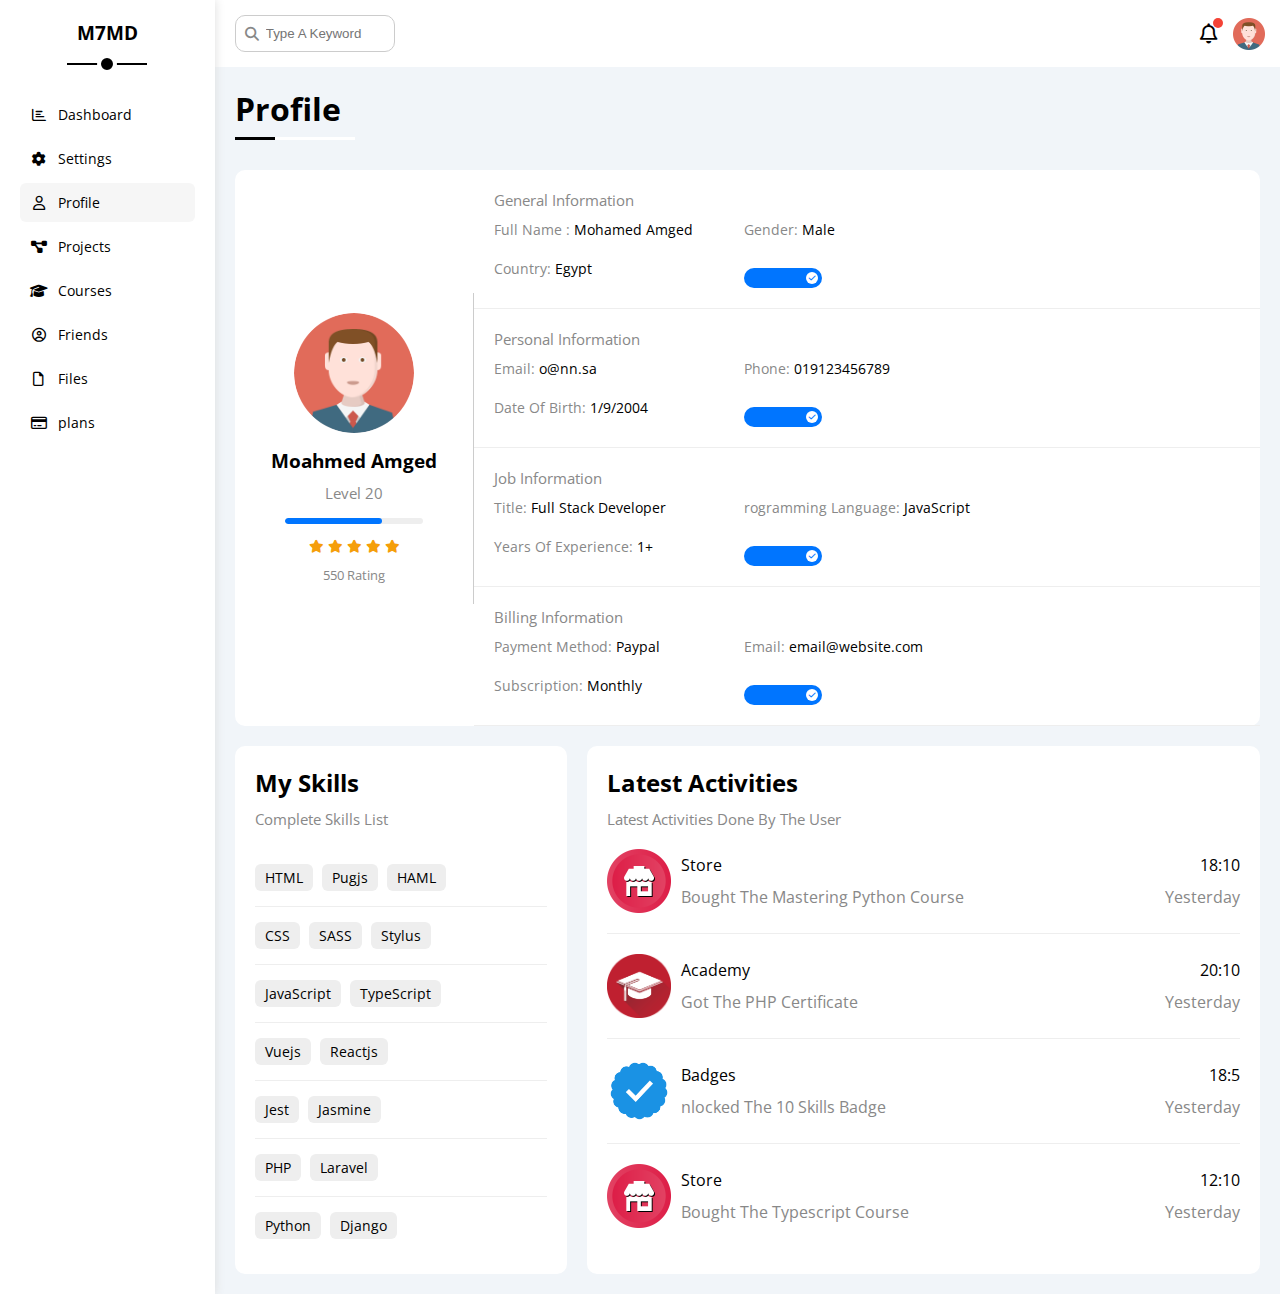
<file: profile.html>
<!DOCTYPE html>
<html lang="en">
  <head>
    <meta charset="UTF-8" />
    <meta name="viewport" content="width=device-width, initial-scale=1.0" />
    <!-- Font Awesome -->
    <link rel="stylesheet" href="CSS/all.min.css" />
    <!-- CSS Framework -->
    <link rel="stylesheet" href="CSS/framework.css" />
    <!-- CSS Main fill -->
    <link rel="stylesheet" href="CSS/master.css" />
    <!-- Google Font -->
    <link rel="preconnect" href="https://fonts.googleapis.com" />
    <link rel="preconnect" href="https://fonts.gstatic.com" crossorigin />
    <link
      href="https://fonts.googleapis.com/css2?family=Open+Sans:ital,wght@0,300;0,400;0,500;0,600;0,700;0,800;1,300;1,400;1,500;1,600;1,700;1,800&display=swap"
      rel="stylesheet"
    />
    <title>Dashboard</title>
  </head>
  <body>
    <div class="page d-flex">
      <div class="sidebar bg-white p-20 p-rela">
        <h3 class="txt-c p-rela mt-0">M7MD</h3>
        <ul>
          <li>
            <a
              class="d-flex align-center fs-14 c-black rad-6 p-10"
              href="index.html"
              ><i class="fa-regular fa-chart-bar fa-fw"></i>
              <span>Dashboard</span>
            </a>
          </li>
          <li>
            <a
              class="d-flex align-center fs-14 c-black rad-6 p-10"
              href="settings.html"
              ><i class="fa-solid fa-gear fa-fw"></i>
              <span>Settings</span>
            </a>
          </li>
          <li>
            <a
              class="active d-flex align-center fs-14 c-black rad-6 p-10"
              href="profile.html"
              ><i class="fa-regular fa-user fa-fw"></i>
              <span>Profile</span>
            </a>
          </li>
          <li>
            <a
              class="d-flex align-center fs-14 c-black rad-6 p-10"
              href="projects.html"
              ><i class="fa-solid fa-diagram-project fa-fw"></i>
              <span>Projects</span>
            </a>
          </li>
          <li>
            <a
              class="d-flex align-center fs-14 c-black rad-6 p-10"
              href="courses.html"
              ><i class="fa-solid fa-graduation-cap fa-fw"></i>
              <span>Courses</span>
            </a>
          </li>
          <li>
            <a
              class="d-flex align-center fs-14 c-black rad-6 p-10"
              href="friends.html"
              ><i class="fa-regular fa-circle-user fa-fw"></i>
              <span>Friends</span>
            </a>
          </li>
          <li>
            <a
              class="d-flex align-center fs-14 c-black rad-6 p-10"
              href="files.html"
              ><i class="fa-regular fa-file fa-fw"></i>
              <span>Files</span>
            </a>
          </li>
          <li>
            <a
              class="d-flex align-center fs-14 c-black rad-6 p-10"
              href="plans.html"
              ><i class="fa-regular fa-credit-card fa-fw"></i>
              <span>plans</span>
            </a>
          </li>
        </ul>
      </div>
      <div class="content full-w">
        <!-- Start Header -->
        <div class="head bg-white p-15 betweem-flex">
          <div class="search p-rela">
            <input class="p-10" type="search" placeholder="Type A Keyword" />
          </div>
          <div class="icons d-flex align-center p-rela">
            <span class="noti p-rela">
              <i class="fa-regular fa-bell fa-lg"></i>
            </span>
            <img src="images/avatar.png" alt="" />
          </div>
        </div>
        <!-- End Header -->
        <h1 class="p-rela">Profile</h1>
        <div class="profile-page m-20">
          <!-- Start Overview -->
          <div class="overview bg-white rad-10 d-flex align-center">
            <div class="avatar-box txt-c p-20">
              <img class="mb-10 rad-half" src="images/avatar.png" alt="" />
              <h3 class="m-0">Moahmed Amged</h3>
              <p class="c-grey fs-15 mt-10">Level 20</p>
              <div class="level rad-6 bg-eee p-rela">
                <span style="width: 70%"></span>
              </div>
              <div class="rating mt-10 mb-10">
                <i class="fa-solid fa-star c-orange fs-13"></i>
                <i class="fa-solid fa-star c-orange fs-13"></i>
                <i class="fa-solid fa-star c-orange fs-13"></i>
                <i class="fa-solid fa-star c-orange fs-13"></i>
                <i class="fa-solid fa-star c-orange fs-13"></i>
              </div>
              <p class="c-grey fs-13 m-0">550 Rating</p>
            </div>
            <div class="info-box w-full txt-c-mobile">
              <!-- Start info  -->
              <div class="box d-flex align-center p-20">
                <h4 class="c-grey w-full m-0 fs-15">General Information</h4>
                <div class="fs-14">
                  <span class="c-grey">Full Name :</span>
                  <span> Mohamed Amged</span>
                </div>
                <div class="fs-14">
                  <span class="c-grey"> Gender: </span>
                  <span> Male</span>
                </div>
                <div class="fs-14">
                  <span class="c-grey">Country:</span>
                  <span> Egypt</span>
                </div>
                <div class="fs-14 txt-c-mobile">
                  <label>
                    <input class="toggle-checkbox" type="checkbox" checked />
                    <div class="toggle-switch"></div>
                  </label>
                </div>
              </div>
              <!-- End info  -->
              <!-- Start info  -->
              <div class="box d-flex align-center p-20">
                <h4 class="c-grey w-full m-0 fs-15">Personal Information</h4>
                <div class="fs-14">
                  <span class="c-grey">Email: </span>
                  <span>o@nn.sa</span>
                </div>
                <div class="fs-14">
                  <span class="c-grey"> Phone: </span>
                  <span> 019123456789</span>
                </div>
                <div class="fs-14">
                  <span class="c-grey">Date Of Birth: </span>
                  <span> 1/9/2004</span>
                </div>
                <div class="fs-14">
                  <label>
                    <input class="toggle-checkbox" type="checkbox" checked />
                    <div class="toggle-switch"></div>
                  </label>
                </div>
              </div>
              <!-- end info  -->
              <!-- Start info  -->
              <div class="box d-flex align-center p-20">
                <h4 class="c-grey w-full m-0 fs-15">Job Information</h4>
                <div class="fs-14">
                  <span class="c-grey">Title: </span>
                  <span> Full Stack Developer</span>
                </div>
                <div class="fs-14">
                  <span class="c-grey">rogramming Language: </span>
                  <span> JavaScript</span>
                </div>
                <div class="fs-14">
                  <span class="c-grey">Years Of Experience: </span>
                  <span> 1+</span>
                </div>
                <div class="fs-14">
                  <label>
                    <input class="toggle-checkbox" type="checkbox" checked />
                    <div class="toggle-switch"></div>
                  </label>
                </div>
              </div>
              <!-- End info  -->
              <!-- Start info  -->
              <div class="box d-flex align-center p-20">
                <h4 class="c-grey w-full m-0 fs-15">Billing Information</h4>
                <div class="fs-14">
                  <span class="c-grey">Payment Method: </span>
                  <span> Paypal</span>
                </div>
                <div class="fs-14">
                  <span class="c-grey">Email: </span>
                  <span>email@website.com</span>
                </div>
                <div class="fs-14">
                  <span class="c-grey">Subscription: </span>
                  <span> Monthly</span>
                </div>
                <div class="fs-14">
                  <label>
                    <input class="toggle-checkbox" type="checkbox" checked />
                    <div class="toggle-switch"></div>
                  </label>
                </div>
              </div>
              <!--  info  -->
            </div>
          </div>
          <!-- End Overview -->
          <!-- Start Other Data  -->
          <div class="other-data d-flex gap-20">
            <div class="skills-card bg-white p-20 rad-10 mt-20">
              <h2 class="mt-0 mb-10">My Skills</h2>
              <p class="mt-0 c-grey mb-20 fs-15">Complete Skills List</p>
              <ul class="m-0 txt-c-mobile">
                <li>
                  <span>HTML</span>
                  <span>Pugjs</span>
                  <span>HAML</span>
                </li>
                <li>
                  <span>CSS</span>
                  <span>SASS</span>
                  <span>Stylus</span>
                </li>
                <li>
                  <span>JavaScript</span>
                  <span>TypeScript</span>
                </li>
                <li>
                  <span>Vuejs</span>
                  <span>Reactjs</span>
                </li>
                <li>
                  <span>Jest</span>
                  <span>Jasmine</span>
                </li>
                <li>
                  <span>PHP</span>
                  <span>Laravel</span>
                </li>
                <li>
                  <span>Python</span>
                  <span>Django</span>
                </li>
              </ul>
            </div>
            <div class="activities bg-white p-20 rad-10 mt-20">
              <h2 class="mt-0 mb-10">Latest Activities</h2>
              <p class="c-grey fs-15 mt-0 mb-20">
                Latest Activities Done By The User
              </p>
              <div class="activity d-flex align-center txt-c-mobile">
                <img src="images/activity-01.png" alt="" />
                <div class="info">
                  <span class="d-block mb-10">Store</span>
                  <span class="c-grey">Bought The Mastering Python Course</span>
                </div>
                <div class="date">
                  <span class="d-block mb-10">18:10</span>
                  <span class="c-grey">Yesterday</span>
                </div>
              </div>
              <div class="activity d-flex align-center txt-c-mobile">
                <img src="images/activity-02.png" alt="" />
                <div class="info">
                  <span class="d-block mb-10">Academy</span>
                  <span class="c-grey">Got The PHP Certificate</span>
                </div>
                <div class="date">
                  <span class="d-block mb-10">20:10</span>
                  <span class="c-grey">Yesterday</span>
                </div>
              </div>
              <div class="activity d-flex align-center txt-c-mobile">
                <img src="images/activity-03.png" alt="" />
                <div class="info">
                  <span class="d-block mb-10">Badges</span>
                  <span class="c-grey">nlocked The 10 Skills Badge</span>
                </div>
                <div class="date">
                  <span class="d-block mb-10">18:5</span>
                  <span class="c-grey">Yesterday</span>
                </div>
              </div>
              <div class="activity d-flex align-center txt-c-mobile">
                <img src="images/activity-01.png" alt="" />
                <div class="info">
                  <span class="d-block mb-10">Store</span>
                  <span class="c-grey">Bought The Typescript Course</span>
                </div>
                <div class="date">
                  <span class="d-block mb-10">12:10</span>
                  <span class="c-grey">Yesterday</span>
                </div>
              </div>
            </div>
          </div>
          <!-- End Other Data  -->
        </div>
      </div>
    </div>
  </body>
</html>
</file>
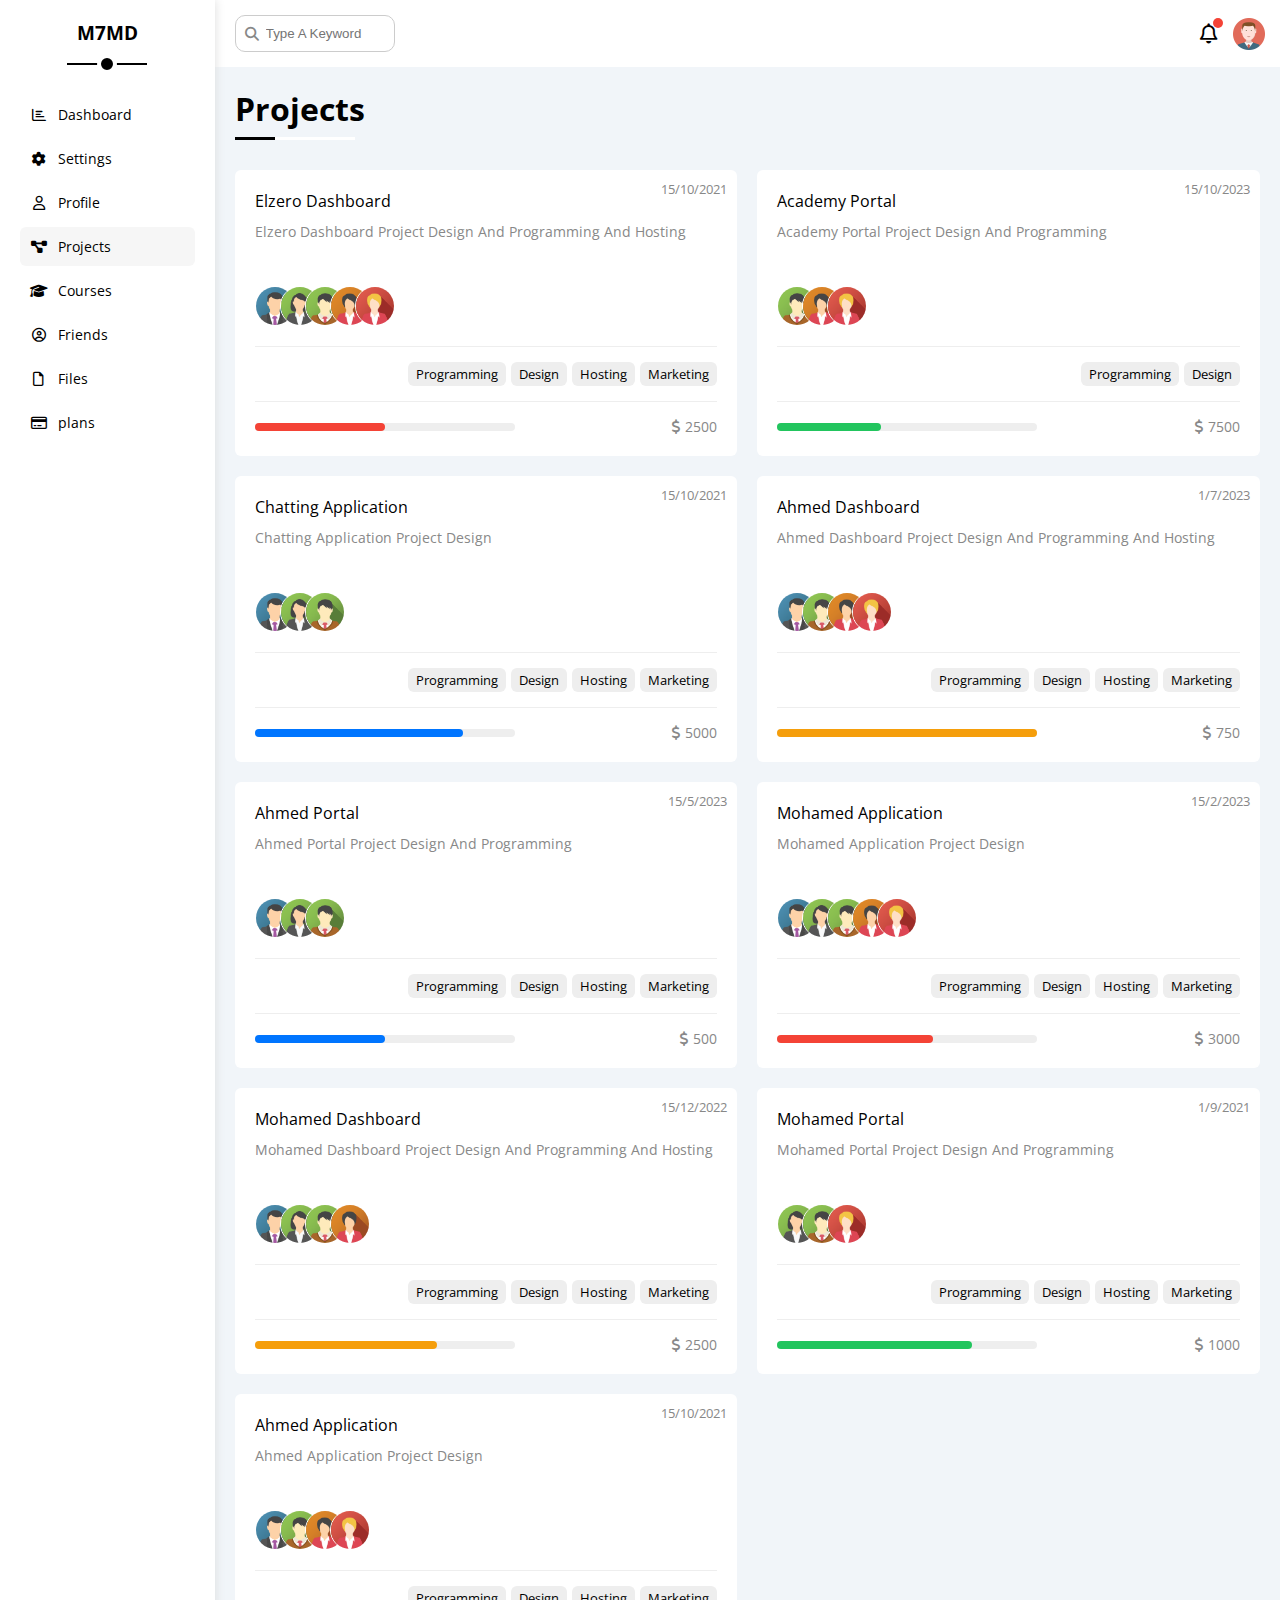
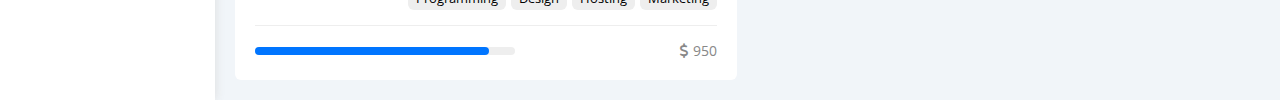
<file: projects.html>
<!DOCTYPE html>
<html lang="en">
  <head>
    <meta charset="UTF-8" />
    <meta name="viewport" content="width=device-width, initial-scale=1.0" />
    <!-- Font Awesome -->
    <link rel="stylesheet" href="CSS/all.min.css" />
    <!-- CSS Framework -->
    <link rel="stylesheet" href="CSS/framework.css" />
    <!-- CSS Main fill -->
    <link rel="stylesheet" href="CSS/master.css" />
    <!-- Google Font -->
    <link rel="preconnect" href="https://fonts.googleapis.com" />
    <link rel="preconnect" href="https://fonts.gstatic.com" crossorigin />
    <link
      href="https://fonts.googleapis.com/css2?family=Open+Sans:ital,wght@0,300;0,400;0,500;0,600;0,700;0,800;1,300;1,400;1,500;1,600;1,700;1,800&display=swap"
      rel="stylesheet"
    />
    <title>Dashboard</title>
  </head>
  <body>
    <div class="page d-flex">
      <div class="sidebar bg-white p-20 p-rela">
        <h3 class="txt-c p-rela mt-0">M7MD</h3>
        <ul>
          <li>
            <a
              class="d-flex align-center fs-14 c-black rad-6 p-10"
              href="index.html"
              ><i class="fa-regular fa-chart-bar fa-fw"></i>
              <span>Dashboard</span>
            </a>
          </li>
          <li>
            <a
              class="d-flex align-center fs-14 c-black rad-6 p-10"
              href="settings.html"
              ><i class="fa-solid fa-gear fa-fw"></i>
              <span>Settings</span>
            </a>
          </li>
          <li>
            <a
              class="d-flex align-center fs-14 c-black rad-6 p-10"
              href="profile.html"
              ><i class="fa-regular fa-user fa-fw"></i>
              <span>Profile</span>
            </a>
          </li>
          <li>
            <a
              class="active d-flex align-center fs-14 c-black rad-6 p-10"
              href="projects.html"
              ><i class="fa-solid fa-diagram-project fa-fw"></i>
              <span>Projects</span>
            </a>
          </li>
          <li>
            <a
              class="d-flex align-center fs-14 c-black rad-6 p-10"
              href="courses.html"
              ><i class="fa-solid fa-graduation-cap fa-fw"></i>
              <span>Courses</span>
            </a>
          </li>
          <li>
            <a
              class="d-flex align-center fs-14 c-black rad-6 p-10"
              href="friends.html"
              ><i class="fa-regular fa-circle-user fa-fw"></i>
              <span>Friends</span>
            </a>
          </li>
          <li>
            <a
              class="d-flex align-center fs-14 c-black rad-6 p-10"
              href="files.html"
              ><i class="fa-regular fa-file fa-fw"></i>
              <span>Files</span>
            </a>
          </li>
          <li>
            <a
              class="d-flex align-center fs-14 c-black rad-6 p-10"
              href="plans.html"
              ><i class="fa-regular fa-credit-card fa-fw"></i>
              <span>plans</span>
            </a>
          </li>
        </ul>
      </div>
      <div class="content full-w">
        <!-- Start Header -->
        <div class="head bg-white p-15 betweem-flex">
          <div class="search p-rela">
            <input class="p-10" type="search" placeholder="Type A Keyword" />
          </div>
          <div class="icons d-flex align-center p-rela">
            <span class="noti p-rela">
              <i class="fa-regular fa-bell fa-lg"></i>
            </span>
            <img src="images/avatar.png" alt="" />
          </div>
        </div>
        <!-- End Header -->
        <h1 class="p-rela">Projects</h1>
        <div class="projeects-page d-grid gap-20 m-20">
          <div class="project bg-white rad-6 p-rela p-20">
            <span class="date fs-13 c-grey">15/10/2021</span>
            <h4 class="m-0">Elzero Dashboard</h4>
            <p class="mt-10 mb-10 c-grey fs-14">
              Elzero Dashboard Project Design And Programming And Hosting
            </p>
            <div class="team">
              <a href="#">
                <img src="images/team-01.png" alt="" />
              </a>
              <a href="#">
                <img src="images/team-02.png" alt="" />
              </a>
              <a href="#">
                <img src="images/team-03.png" alt="" />
              </a>
              <a href="#">
                <img src="images/team-04.png" alt="" />
              </a>
              <a href="#">
                <img src="images/team-05.png" alt="" />
              </a>
            </div>
            <div class="do d-flex">
              <span class="fs-13 bg-eee rad-6">Programming</span>
              <span class="fs-13 bg-eee rad-6">Design</span>
              <span class="fs-13 bg-eee rad-6">Hosting</span>
              <span class="fs-13 bg-eee rad-6">Marketing</span>
            </div>
            <div class="info betweem-flex">
              <div class="prog bg-eee">
                <span class="bg-red" style="width: 50%"></span>
              </div>
              <div class="fs-14 c-grey">
                <i class="fa-solid fa-dollar-sign"></i>
                2500
              </div>
            </div>
          </div>
          <div class="project bg-white rad-6 p-rela p-20">
            <span class="date fs-13 c-grey">15/10/2023</span>
            <h4 class="m-0">Academy Portal</h4>
            <p class="mt-10 mb-10 c-grey fs-14">
              Academy Portal Project Design And Programming
            </p>
            <div class="team">
              <a href="#">
                <img src="images/team-03.png" alt="" />
              </a>
              <a href="#">
                <img src="images/team-04.png" alt="" />
              </a>
              <a href="#">
                <img src="images/team-05.png" alt="" />
              </a>
            </div>
            <div class="do d-flex">
              <span class="fs-13 bg-eee rad-6">Programming</span>
              <span class="fs-13 bg-eee rad-6">Design</span>
            </div>
            <div class="info betweem-flex">
              <div class="prog bg-eee">
                <span class="bg-green" style="width: 40%"></span>
              </div>
              <div class="fs-14 c-grey">
                <i class="fa-solid fa-dollar-sign"></i>
                7500
              </div>
            </div>
          </div>
          <div class="project bg-white rad-6 p-rela p-20">
            <span class="date fs-13 c-grey">15/10/2021</span>
            <h4 class="m-0">Chatting Application</h4>
            <p class="mt-10 mb-10 c-grey fs-14">
              Chatting Application Project Design
            </p>
            <div class="team">
              <a href="#">
                <img src="images/team-01.png" alt="" />
              </a>
              <a href="#">
                <img src="images/team-02.png" alt="" />
              </a>
              <a href="#">
                <img src="images/team-03.png" alt="" />
              </a>
            </div>
            <div class="do d-flex">
              <span class="fs-13 bg-eee rad-6">Programming</span>
              <span class="fs-13 bg-eee rad-6">Design</span>
              <span class="fs-13 bg-eee rad-6">Hosting</span>
              <span class="fs-13 bg-eee rad-6">Marketing</span>
            </div>
            <div class="info betweem-flex">
              <div class="prog bg-eee">
                <span class="bg-blue" style="width: 80%"></span>
              </div>
              <div class="fs-14 c-grey">
                <i class="fa-solid fa-dollar-sign"></i>
                5000
              </div>
            </div>
          </div>
          <div class="project bg-white rad-6 p-rela p-20">
            <span class="date fs-13 c-grey">1/7/2023</span>
            <h4 class="m-0">Ahmed Dashboard</h4>
            <p class="mt-10 mb-10 c-grey fs-14">
              Ahmed Dashboard Project Design And Programming And Hosting
            </p>
            <div class="team">
              <a href="#">
                <img src="images/team-01.png" alt="" />
              </a>
              <a href="#">
                <img src="images/team-03.png" alt="" />
              </a>
              <a href="#">
                <img src="images/team-04.png" alt="" />
              </a>
              <a href="#">
                <img src="images/team-05.png" alt="" />
              </a>
            </div>
            <div class="do d-flex">
              <span class="fs-13 bg-eee rad-6">Programming</span>
              <span class="fs-13 bg-eee rad-6">Design</span>
              <span class="fs-13 bg-eee rad-6">Hosting</span>
              <span class="fs-13 bg-eee rad-6">Marketing</span>
            </div>
            <div class="info betweem-flex">
              <div class="prog bg-eee">
                <span class="bg-orange" style="width: 100%"></span>
              </div>
              <div class="fs-14 c-grey">
                <i class="fa-solid fa-dollar-sign"></i>
                750
              </div>
            </div>
          </div>
          <div class="project bg-white rad-6 p-rela p-20">
            <span class="date fs-13 c-grey">15/5/2023</span>
            <h4 class="m-0">Ahmed Portal</h4>
            <p class="mt-10 mb-10 c-grey fs-14">
              Ahmed Portal Project Design And Programming
            </p>
            <div class="team">
              <a href="#">
                <img src="images/team-01.png" alt="" />
              </a>
              <a href="#">
                <img src="images/team-02.png" alt="" />
              </a>
              <a href="#">
                <img src="images/team-03.png" alt="" />
              </a>
            </div>
            <div class="do d-flex">
              <span class="fs-13 bg-eee rad-6">Programming</span>
              <span class="fs-13 bg-eee rad-6">Design</span>
              <span class="fs-13 bg-eee rad-6">Hosting</span>
              <span class="fs-13 bg-eee rad-6">Marketing</span>
            </div>
            <div class="info betweem-flex">
              <div class="prog bg-eee">
                <span class="bg-blue" style="width: 50%"></span>
              </div>
              <div class="fs-14 c-grey">
                <i class="fa-solid fa-dollar-sign"></i>
                500
              </div>
            </div>
          </div>
          <div class="project bg-white rad-6 p-rela p-20">
            <span class="date fs-13 c-grey">15/2/2023</span>
            <h4 class="m-0">Mohamed Application</h4>
            <p class="mt-10 mb-10 c-grey fs-14">
              Mohamed Application Project Design
            </p>
            <div class="team">
              <a href="#">
                <img src="images/team-01.png" alt="" />
              </a>
              <a href="#">
                <img src="images/team-02.png" alt="" />
              </a>
              <a href="#">
                <img src="images/team-03.png" alt="" />
              </a>
              <a href="#">
                <img src="images/team-04.png" alt="" />
              </a>
              <a href="#">
                <img src="images/team-05.png" alt="" />
              </a>
            </div>
            <div class="do d-flex">
              <span class="fs-13 bg-eee rad-6">Programming</span>
              <span class="fs-13 bg-eee rad-6">Design</span>
              <span class="fs-13 bg-eee rad-6">Hosting</span>
              <span class="fs-13 bg-eee rad-6">Marketing</span>
            </div>
            <div class="info betweem-flex">
              <div class="prog bg-eee">
                <span class="bg-red" style="width: 60%"></span>
              </div>
              <div class="fs-14 c-grey">
                <i class="fa-solid fa-dollar-sign"></i>
                3000
              </div>
            </div>
          </div>
          <div class="project bg-white rad-6 p-rela p-20">
            <span class="date fs-13 c-grey">15/12/2022</span>
            <h4 class="m-0">Mohamed Dashboard</h4>
            <p class="mt-10 mb-10 c-grey fs-14">
              Mohamed Dashboard Project Design And Programming And Hosting
            </p>
            <div class="team">
              <a href="#">
                <img src="images/team-01.png" alt="" />
              </a>
              <a href="#">
                <img src="images/team-02.png" alt="" />
              </a>
              <a href="#">
                <img src="images/team-03.png" alt="" />
              </a>
              <a href="#">
                <img src="images/team-04.png" alt="" />
              </a>
            </div>
            <div class="do d-flex">
              <span class="fs-13 bg-eee rad-6">Programming</span>
              <span class="fs-13 bg-eee rad-6">Design</span>
              <span class="fs-13 bg-eee rad-6">Hosting</span>
              <span class="fs-13 bg-eee rad-6">Marketing</span>
            </div>
            <div class="info betweem-flex">
              <div class="prog bg-eee">
                <span class="bg-orange" style="width: 70%"></span>
              </div>
              <div class="fs-14 c-grey">
                <i class="fa-solid fa-dollar-sign"></i>
                2500
              </div>
            </div>
          </div>
          <div class="project bg-white rad-6 p-rela p-20">
            <span class="date fs-13 c-grey">1/9/2021</span>
            <h4 class="m-0">Mohamed Portal</h4>
            <p class="mt-10 mb-10 c-grey fs-14">
              Mohamed Portal Project Design And Programming
            </p>
            <div class="team">
              <a href="#">
                <img src="images/team-02.png" alt="" />
              </a>
              <a href="#">
                <img src="images/team-03.png" alt="" />
              </a>
              <a href="#">
                <img src="images/team-05.png" alt="" />
              </a>
            </div>
            <div class="do d-flex">
              <span class="fs-13 bg-eee rad-6">Programming</span>
              <span class="fs-13 bg-eee rad-6">Design</span>
              <span class="fs-13 bg-eee rad-6">Hosting</span>
              <span class="fs-13 bg-eee rad-6">Marketing</span>
            </div>
            <div class="info betweem-flex">
              <div class="prog bg-eee">
                <span class="bg-green" style="width: 75%"></span>
              </div>
              <div class="fs-14 c-grey">
                <i class="fa-solid fa-dollar-sign"></i>
                1000
              </div>
            </div>
          </div>
          <div class="project bg-white rad-6 p-rela p-20">
            <span class="date fs-13 c-grey">15/10/2021</span>
            <h4 class="m-0">Ahmed Application</h4>
            <p class="mt-10 mb-10 c-grey fs-14">
              Ahmed Application Project Design
            </p>
            <div class="team">
              <a href="#">
                <img src="images/team-01.png" alt="" />
              </a>
              <a href="#">
                <img src="images/team-03.png" alt="" />
              </a>
              <a href="#">
                <img src="images/team-04.png" alt="" />
              </a>
              <a href="#">
                <img src="images/team-05.png" alt="" />
              </a>
            </div>
            <div class="do d-flex">
              <span class="fs-13 bg-eee rad-6">Programming</span>
              <span class="fs-13 bg-eee rad-6">Design</span>
              <span class="fs-13 bg-eee rad-6">Hosting</span>
              <span class="fs-13 bg-eee rad-6">Marketing</span>
            </div>
            <div class="info betweem-flex">
              <div class="prog bg-eee">
                <span class="bg-blue" style="width: 90%"></span>
              </div>
              <div class="fs-14 c-grey">
                <i class="fa-solid fa-dollar-sign"></i>
                950
              </div>
            </div>
          </div>
        </div>
      </div>
    </div>
  </body>
</html>
</file>
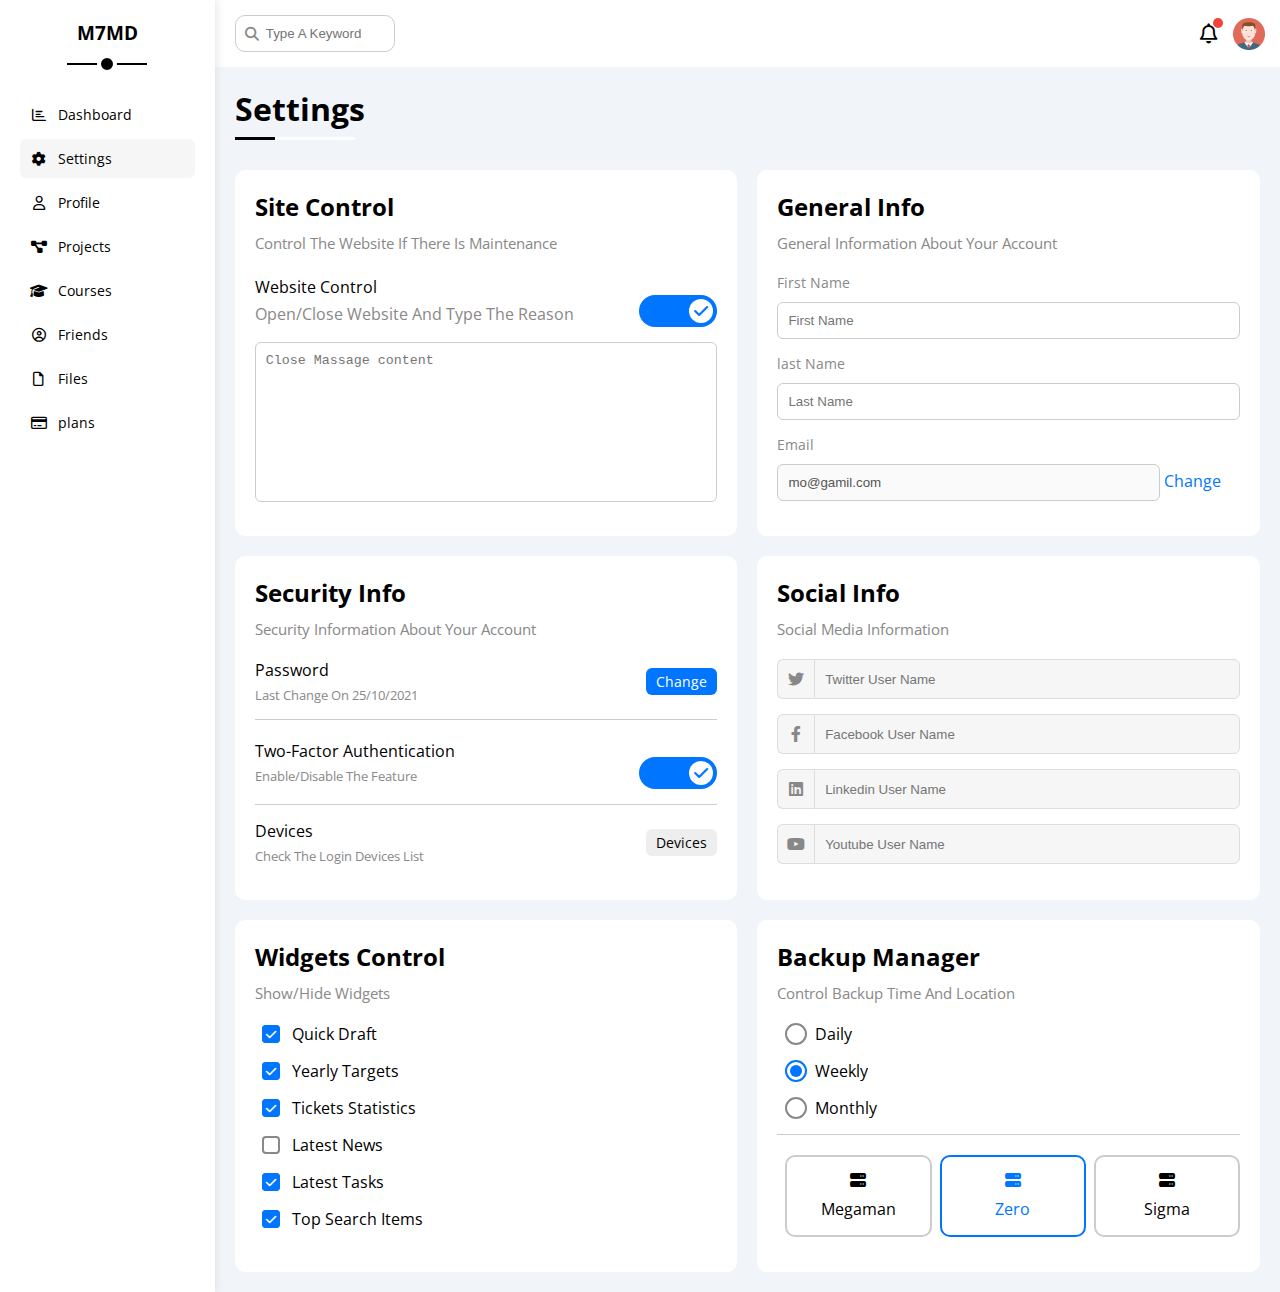
<file: settings.html>
<!DOCTYPE html>
<html lang="en">
  <head>
    <meta charset="UTF-8" />
    <meta name="viewport" content="width=device-width, initial-scale=1.0" />
    <!-- Font Awesome -->
    <link rel="stylesheet" href="CSS/all.min.css" />
    <!-- CSS Framework -->
    <link rel="stylesheet" href="CSS/framework.css" />
    <!-- CSS Main fill -->
    <link rel="stylesheet" href="CSS/master.css" />
    <!-- Google Font -->
    <link rel="preconnect" href="https://fonts.googleapis.com" />
    <link rel="preconnect" href="https://fonts.gstatic.com" crossorigin />
    <link
      href="https://fonts.googleapis.com/css2?family=Open+Sans:ital,wght@0,300;0,400;0,500;0,600;0,700;0,800;1,300;1,400;1,500;1,600;1,700;1,800&display=swap"
      rel="stylesheet"
    />
    <title>Settings</title>
  </head>
  <body>
    <div class="page d-flex">
      <div class="sidebar bg-white p-20 p-rela">
        <h3 class="txt-c p-rela mt-0">M7MD</h3>
        <ul>
          <li>
            <a
              class="d-flex align-center fs-14 c-black rad-6 p-10"
              href="index.html"
              ><i class="fa-regular fa-chart-bar fa-fw"></i>
              <span>Dashboard</span>
            </a>
          </li>
          <li>
            <a
              class="active d-flex align-center fs-14 c-black rad-6 p-10"
              href="settings.html"
              ><i class="fa-solid fa-gear fa-fw"></i>
              <span>Settings</span>
            </a>
          </li>
          <li>
            <a
              class="d-flex align-center fs-14 c-black rad-6 p-10"
              href="profile.html"
              ><i class="fa-regular fa-user fa-fw"></i>
              <span>Profile</span>
            </a>
          </li>
          <li>
            <a
              class="d-flex align-center fs-14 c-black rad-6 p-10"
              href="projects.html"
              ><i class="fa-solid fa-diagram-project fa-fw"></i>
              <span>Projects</span>
            </a>
          </li>
          <li>
            <a
              class="d-flex align-center fs-14 c-black rad-6 p-10"
              href="courses.html"
              ><i class="fa-solid fa-graduation-cap fa-fw"></i>
              <span>Courses</span>
            </a>
          </li>
          <li>
            <a
              class="d-flex align-center fs-14 c-black rad-6 p-10"
              href="friends.html"
              ><i class="fa-regular fa-circle-user fa-fw"></i>
              <span>Friends</span>
            </a>
          </li>
          <li>
            <a
              class="d-flex align-center fs-14 c-black rad-6 p-10"
              href="files.html"
              ><i class="fa-regular fa-file fa-fw"></i>
              <span>Files</span>
            </a>
          </li>
          <li>
            <a
              class="d-flex align-center fs-14 c-black rad-6 p-10"
              href="plans.html"
              ><i class="fa-regular fa-credit-card fa-fw"></i>
              <span>plans</span>
            </a>
          </li>
        </ul>
      </div>
      <div class="content full-w">
        <!-- Start Header -->
        <div class="head bg-white p-15 betweem-flex">
          <div class="search p-rela">
            <input class="p-10" type="search" placeholder="Type A Keyword" />
          </div>
          <div class="icons d-flex align-center p-rela">
            <span class="noti p-rela">
              <i class="fa-regular fa-bell fa-lg"></i>
            </span>
            <img src="images/avatar.png" alt="" />
          </div>
        </div>
        <!-- End Header -->
        <h1 class="p-rela">Settings</h1>
        <div class="setting-page d-grid m-20 gap-20">
          <!-- Start Setting Box -->
          <div class="setting-box bg-white p-20 rad-10">
            <h2 class="mt-0 mb-10">Site Control</h2>
            <p class="c-grey mt-0 fs-15 mb-20">
              Control The Website If There Is Maintenance
            </p>
            <div class="mb-15 betweem-flex">
              <div>
                <span>Website Control</span>
                <p class="c-grey mt-5 mb-0">
                  Open/Close Website And Type The Reason
                </p>
              </div>
              <div>
                <label>
                  <input class="toggle-checkbox" type="checkbox" checked />
                  <div class="toggle-switch"></div>
                </label>
              </div>
            </div>
            <textarea
              class="close-massage rad-6 full-w d-block p-10"
              placeholder="Close Massage content"
            ></textarea>
          </div>
          <!-- End Setting Box -->
          <!-- Startt General -->
          <div class="general bg-white p-20 rad-10">
            <h2 class="mt-0 mb-10">General Info</h2>
            <p class="c-grey mt-0 fs-15 mb-20">
              General Information About Your Account
            </p>
            <div class="mb-15">
              <label class="c-grey mb-10 fs-14 d-block" for="first"
                >First Name</label
              >
              <input
                class="d-block b-ccc full-w rad-6 b-none p-10"
                type="text"
                placeholder="First Name"
                id="first"
              />
            </div>
            <div class="mb-15">
              <label class="c-grey mb-10 fs-14 d-block" for="last"
                >last Name</label
              >
              <input
                class="d-block b-ccc full-w rad-6 b-none p-10"
                type="text"
                placeholder="Last Name"
                id="last"
              />
            </div>
            <div class="mb-15">
              <label class="c-grey mb-10 fs-14 d-block" for="email"
                >Email</label
              >
              <input
                class="email d-block b-ccc full-w rad-6 b-none p-10"
                type="text"
                placeholder="Email"
                id="email"
                value="mo@gamil.com "
                disabled
              />
              <a href="#" class="c-blue">Change</a>
            </div>
          </div>
          <!-- End General -->
          <!-- Start Setting Box -->
          <div class="setting-box bg-white p-20 rad-10">
            <h2 class="mt-0 mb-10">Security Info</h2>
            <p class="c-grey mt-0 fs-15 mb-20">
              Security Information About Your Account
            </p>
            <div class="sec-box betweem-flex mb-15 pb-15">
              <div class="">
                <span>Password</span>
                <p class="fs-13 c-grey mt-5 mb-0">Last Change On 25/10/2021</p>
              </div>
              <a href="#" class="buttn btn-shap bg-blue fs-14 c-white"
                >Change</a
              >
            </div>
            <div class="sec-box betweem-flex mb-15 pb-15">
              <div class="">
                <span>Two-Factor Authentication</span>
                <p class="fs-13 c-grey mt-5 mb-0">Enable/Disable The Feature</p>
              </div>
              <label>
                <input class="toggle-checkbox" type="checkbox" checked />
                <div class="toggle-switch"></div>
              </label>
            </div>
            <div class="sec-box betweem-flex mb-15">
              <div class="">
                <span>Devices</span>
                <p class="fs-13 c-grey mt-5 mb-0">
                  Check The Login Devices List
                </p>
              </div>
              <a href="#" class="btn-shap bg-eee fs-14 c-black">Devices </a>
            </div>
          </div>
          <!-- End Setting Box -->
          <!-- Start Social  -->
          <div class="social-boxs bg-white p-20 rad-10">
            <h2 class="mt-0 mb-10">Social Info</h2>
            <p class="c-grey fs-15 mb-20 mt-0">Social Media Information</p>
            <div class="d-flex align-center mb-15">
              <i class="fa-brands fa-twitter center-flex c-grey"></i>
              <input
                class="full-w"
                type="text"
                placeholder="Twitter User Name"
              />
            </div>
            <div class="d-flex align-center mb-15">
              <i class="fa-brands fa-facebook-f center-flex c-grey"></i>
              <input
                class="full-w"
                type="text"
                placeholder="Facebook User Name"
              />
            </div>
            <div class="d-flex align-center mb-15">
              <i class="fa-brands fa-linkedin center-flex c-grey"></i>
              <input
                class="full-w"
                type="text"
                placeholder="Linkedin User Name"
              />
            </div>
            <div class="d-flex align-center mb-15">
              <i class="fa-brands fa-youtube center-flex c-grey"></i>
              <input
                class="full-w"
                type="text"
                placeholder="Youtube User Name"
              />
            </div>
          </div>
          <!-- End Social  -->
          <!-- Start Control  -->
          <div class="widgets-control bg-white p-20 rad-10">
            <h2 class="mt-0 mb-10">Widgets Control</h2>
            <p class="c-grey mb-20 fs-15 mt-0">Show/Hide Widgets</p>
            <div class="control d-flex align-center mb-15">
              <input type="checkbox" id="one" checked />
              <label for="one"> Quick Draft </label>
            </div>
            <div class="control d-flex align-center mb-15">
              <input type="checkbox" id="two" checked />
              <label for="two"> Yearly Targets </label>
            </div>
            <div class="control d-flex align-center mb-15">
              <input type="checkbox" id="three" checked />
              <label for="three"> Tickets Statistics </label>
            </div>
            <div class="control d-flex align-center mb-15">
              <input type="checkbox" id="four" />
              <label for="four"> Latest News </label>
            </div>
            <div class="control d-flex align-center mb-15">
              <input type="checkbox" id="five" checked />
              <label for="five"> Latest Tasks </label>
            </div>
            <div class="control d-flex align-center mb-15">
              <input type="checkbox" id="six" checked />
              <label for="six"> Top Search Items </label>
            </div>
          </div>
          <!-- End Control  -->
          <!-- Start Backup   -->
          <div class="backup bg-white p-20 rad-10">
            <h2 class="mt-0 mb-10">Backup Manager</h2>
            <p class="c-grey mb-20 fs-15 mt-0">
              Control Backup Time And Location
            </p>
            <div class="time d-flex align-center mb-15">
              <input type="radio" name="time" id="daily" />
              <label for="daily">Daily</label>
            </div>
            <div class="time d-flex align-center mb-15">
              <input type="radio" name="time" id="Weekly" checked />
              <label for="Weekly">Weekly</label>
            </div>
            <div class="time d-flex align-center mb-15">
              <input type="radio" name="time" id="Monthly" />
              <label for="Monthly">Monthly</label>
            </div>
            <div class="servers d-flex align-center txt-c">
              <input type="radio" name="servers" id="server-one" />
              <div class="server mb-15 rad-10 w-full">
                <label class="d-block m-15" for="server-one">
                  <i class="fa-solid fa-server d-block mb-10"></i>
                  Megaman
                </label>
              </div>
              <input type="radio" name="servers" id="server-two" checked />
              <div class="server mb-15 rad-10 w-full">
                <label class="d-block m-15" for="server-two">
                  <i class="fa-solid fa-server d-block mb-10"></i>
                  Zero
                </label>
              </div>
              <input type="radio" name="servers" id="server-three" />
              <div class="server mb-15 rad-10 w-full">
                <label class="d-block m-15" for="server-three">
                  <i class="fa-solid fa-server d-block mb-10"></i>
                  Sigma
                </label>
              </div>
            </div>
          </div>
          <!-- End Backup   -->
        </div>
      </div>
    </div>
  </body>
</html>
</file>
<file: CSS/framework.css>
:root {
  --blue-color: #0075ff;
  --blue-alt-color: #0d69d5;
  --orange-color: #f59e0b;
  --green-color: #22c55e;
  --red-color: #f44336;
  --grey-color: #888;
}
/* Start Box  */
.d-flex {
  display: flex;
}
.align-center {
  align-items: center;
}
.space-between {
  justify-content: space-between;
}
.f-wrap {
  flex-wrap: wrap;
}
.d-grid {
  display: grid;
}
.gap-20 {
  gap: 20px;
}
.d-block {
  display: block;
}
@media (max-width: 767px) {
  .block-mobile {
    display: block;
  }
  .hide-mobile {
    display: none;
  }
}
/* End Box  */
/* start Padding + Margin  */
.p-10 {
  padding: 10px;
}
.p-15 {
  padding: 15px;
}
.p-20 {
  padding: 20px;
}
.pt-10 {
  padding-top: 10px;
}
.pt-15 {
  padding-top: 15px;
}
.pt-20 {
  padding-top: 20px;
}
.pl-15 {
  padding-left: 15px;
}
.pb-15 {
  padding-bottom: 15px;
}
.pb-10 {
  padding-bottom: 10px;
}
.pb-20 {
  padding-bottom: 20px;
}
.m-0 {
  margin: 0;
}
.m-15 {
  margin: 15px;
}
.m-20 {
  margin: 20px;
}
.mt-0 {
  margin-top: 0;
}
.mt-5 {
  margin-top: 5px;
}
.mt-10 {
  margin-top: 10px;
}
.mt-15 {
  margin-top: 15px;
}
.mt-20 {
  margin-top: 20px;
}
.mt-25 {
  margin-top: 25px;
}
.mr-10 {
  margin-right: 10px;
}
.mr-15 {
  margin-right: 15px;
}
.mb-0 {
  margin-bottom: 0px;
}
.mb-5 {
  margin-bottom: 5px;
}
.mb-10 {
  margin-bottom: 10px;
}
.mb-15 {
  margin-bottom: 15px;
}
.mb-20 {
  margin-bottom: 20px;
}
/* End Padding + Margin  */
/* Start color  */
.bg-white {
  background-color: white;
}
.bg-eee {
  background-color: #eee;
}
.bg-blue {
  background-color: var(--blue-color);
}
.bg-orange {
  background-color: var(--orange-color);
}
.bg-green {
  background-color: var(--green-color);
}
.bg-red {
  background-color: var(--red-color);
}
.c-black {
  color: black;
}
.c-grey {
  color: var(--grey-color);
}
.c-white {
  color: white;
}
.c-blue {
  color: var(--blue-color);
}
.c-orange {
  color: var(--orange-color);
}
.c-green {
  color: var(--green-color);
}
.c-red {
  color: var(--red-color);
}

/* End color  */
/* Start Position */
.p-rela {
  position: relative;
}
.p-absolute {
  position: absolute;
}
/* End Position */
/* Start Font  */
.txt-c {
  text-align: center;
}
.fs-13 {
  font-size: 13px;
}
.fs-14 {
  font-size: 14px;
}
.fs-15 {
  font-size: 15px;
}
.fs-25 {
  font-size: 25px;
}
.fw-bold {
  font-weight: bold;
}
@media (max-width: 767px) {
  .txt-c-mobile {
    text-align: center;
  }
}
/* End Font  */
/* Start Border  */
.rad-6 {
  border-radius: 6px;
}
.rad-10 {
  border-radius: 10px;
}
.rad-half {
  border-radius: 50%;
}
.b-none {
  border: none;
}
.b-ccc {
  border: 1px solid #ccc;
}
.b-eee {
  border: 1px solid #eee;
}
/* End Border  */
/* Satrt Size  */
.full-w {
  width: 100%;
}
.h-full {
  height: 100%;
}
/* End Size  */
/* Start Width + height  */
.w-fit {
  width: fit-content;
}
.w-full {
  width: 100%;
}
.w-100 {
  width: 100px;
}
.h-100 {
  height: 100px;
}
/* End Width + height  */
/* Start Compotent  */
.center-flex {
  display: flex;
  align-items: center;
  justify-content: center;
}
.betweem-flex {
  display: flex;
  align-items: center;
  justify-content: space-between;
}
.btn-shap {
  padding: 4px 10px;
  border-radius: 6px;
}
/* End Compotent  */
</file>
<file: CSS/master.css>
:root {
  --blue-color: #0075ff;
  --blue-alt-color: #0d69d5;
  --orange-color: #f59e0b;
  --green-color: #22c55e;
  --red-color: #f44336;
  --grey-color: #888;
}
* {
  box-sizing: border-box;
  -webkit-box-sizing: border-box;
  -moz-box-sizing: border-box;
}
body {
  font-family: "Open Sans", sans-serif;
  margin: 0;
}
*:focus {
  outline: none;
}
ul {
  list-style: none;
  padding: 0;
}
a {
  text-decoration: none;
}
::-webkit-scrollbar {
  width: 15px;
}
::-webkit-scrollbar-track {
  background-color: white;
}
::-webkit-scrollbar-thumb {
  background-color: var(--blue-color);
}
::-webkit-scrollbar-thumb:hover {
  background-color: var(--blue-alt-color);
}
.page {
  background-color: #f1f5f9;
  min-height: 100vh;
}
/* Start sidebar  */
.sidebar {
  width: 250px;
  box-shadow: 0 0 10px #ddd;
}
.sidebar > h3 {
  margin-bottom: 50px;
}
.sidebar > h3::before {
  width: 80px;
  height: 2px;
  bottom: -20px;
}
.sidebar > h3::after {
  width: 12px;
  height: 12px;
  border-radius: 50%;
  border: 4px solid white;
  bottom: -29px;
}
.sidebar > h3::before,
.sidebar > h3::after {
  content: "";
  position: absolute;
  background-color: black;
  left: 50%;
  transform: translateX(-50%);
}
.sidebar ul li a.active,
.sidebar ul li a:hover {
  background-color: #f6f6f6;
}
.sidebar ul li a {
  transition: 0.3s;
  margin-bottom: 5px;
}
.sidebar ul li a span {
  font-size: 14p;
  margin-left: 10px;
}
@media (max-width: 767px) {
  .sidebar {
    width: 58px;
    padding: 10px;
  }
  .sidebar > h3::before,
  .sidebar > h3::after {
    display: none;
  }
  .sidebar ul li a span {
    display: none;
  }
  .sidebar > h3 {
    font-size: 13px;
    padding-bottom: 15px;
  }
}
/* ُEnd sidebar  */
/* Start Content Head */
.content {
  overflow: hidden;
}
.head .search::before {
  font-size: 14px;
  font-family: "FontAwesome";
  content: "\f002";
  position: absolute;
  font-weight: 900;
  color: var(--grey-color);
  left: 15px;
  top: 50%;
  transform: translateY(-50%);
}
.head .search input {
  border: 1px solid #ccc;
  width: 160px;
  border-radius: 10px;
  padding-left: 30px;
  margin-left: 5px;
  transition: width 0.3s;
}
.head .search input:focus {
  width: 200px;
}
.head .search input:focus::placeholder {
  opacity: 0;
}
.head .icons .noti::before {
  content: "";
  position: absolute;
  width: 10px;
  height: 10px;
  background: var(--red-color);
  border-radius: 50%;
  right: -5px;
  top: -5px;
}
.head .icons img {
  width: 32px;
  height: 32px;
  margin-left: 15px;
}
.page h1 {
  margin: 20px 20px 40px;
}
.page h1::before,
.page h1::after {
  content: "";
  position: absolute;
  bottom: -10px;
  height: 3px;
  left: 0;
}
.page h1::before {
  background: white;
  width: 120px;
}
.page h1::after {
  background: black;
  width: 40px;
}
.wrapper {
  grid-template-columns: repeat(auto-fill, minmax(450px, 1fr));
  margin-left: 20px;
  margin-right: 20px;
}
@media (max-width: 767px) {
  .wrapper {
    grid-template-columns: minmax(200px, 1fr);
    margin-left: 10px;
    margin-right: 10px;
    gap: 10px;
  }
}
/* Start Content Head */
/* Start Welcome  */
.welcome {
  overflow: hidden;
}
.welcome .intro img {
  width: 200px;
  margin-bottom: -10px;
}
.welcome .avatar {
  width: 64px;
  height: 64px;
  border-radius: 50%;
  margin-left: 20px;
  border: 2px solid white;
  box-shadow: 0 0 5px #ddd;
  margin-top: -32px;
  padding: 2px;
}
.welcome .body {
  border-bottom: 1px solid #eee;
  border-top: 1px solid #eee;
}
.welcome .body > div {
  flex: 1;
}
.welcome .visit {
  margin: 0 15px 15px auto;
  transition: 0.3s;
}
.welcome .visit:hover {
  background-color: var(--blue-alt-color);
}
@media (max-width: 767px) {
  .welcome .intro {
    padding-bottom: 30p;
  }
  .welcome .avatar {
    margin-left: 0;
  }
  .welcome .body > div:not(:last-child) {
    margin-bottom: 20px;
  }
}
/* End Welcome  */
/*  Start Draft widget */
.quick-draft textarea {
  resize: none;
  height: 180px;
}
.quick-draft .save {
  margin-left: auto;
  cursor: pointer;
  transition: 0.3s;
}
.quick-draft .save:hover {
  background-color: var(--blue-alt-color);
}
/*  End Draft widget */
/* Start Target  */
.target .target-row .icon {
  width: 80px;
  height: 80px;
  margin-right: 15px;
}
.target .details {
  flex: 1;
}
.target .details .progress {
  height: 4px;
}

.target .details .progress > span {
  left: 0;
  position: absolute;
  height: 100%;
  top: 0;
}
.target .details .progress > span span {
  font-size: 13px;
  position: absolute;
  bottom: 16px;
  color: white;
  padding: 2px 5px;
  border-radius: 6px;
  right: -16px;
}
.target .details .progress > span span::after {
  left: 50%;
  content: "";
  position: absolute;
  border-style: solid;
  border-color: transparent;
  border-width: 5px;
  bottom: -10px;
  transform: translateX(-50%);
}
.target .details .progress > .blue span::after {
  border-top-color: var(--blue-color);
}
.target .details .progress > .orange span::after {
  border-top-color: var(--orange-color);
}
.target .details .progress > .green span::after {
  border-top-color: var(--green-color);
}
.blue .icon,
.blue .progress {
  background-color: rgb(0 117 255 / 20%);
}
.orange .icon,
.orange .progress {
  background-color: rgb(245 158 11 / 20%);
}
.green .icon,
.green .progress {
  background-color: rgb(34 197 94 / 20%);
}
/* ُEnd Target  */
/* Start tickets */
.tickets .box {
  border: 1px solid #ccc;
  width: calc(50% - 10px);
}
@media (max-width: 767px) {
  .tickets .box {
    width: 100%;
  }
}
/* End tickets */
/* Start news  */
.news .news-row:not(:last-of-type) {
  margin-bottom: 20px;
  padding-bottom: 20px;
  border-bottom: 1px solid #eee;
}
.news .news-row img {
  width: 100px;
  border-radius: 6px;
  margin-right: 15px;
}
.news .news-row .info {
  flex-grow: 1;
}
.news .info h3 {
  margin: 0 0 6px;
  font-size: 16px;
}
@media (max-width: 767px) {
  .news .news-row {
    display: block;
  }
  .news .news-row .label {
    margin: 10px auto;
    width: fit-content;
  }
}
/* End news  */
/* Start tasks  */
.tasks-row:not(:last-child) {
  border-bottom: 1px solid #ccc;
  padding-bottom: 15px;
  margin-bottom: 15px;
}
.tasks-row .info {
  flex-grow: 1;
}
.tasks-row .delete {
  cursor: pointer;
  transition: 0.3s;
}
.tasks-row .delete:hover {
  color: var(--red-color);
}
.tasks-row.done {
  opacity: 0.3;
}
.tasks-row.done h3,
.tasks-row.done p {
  text-decoration: line-through;
}
/* End tasks  */
/* Start Search  */
/* End Search  */
/* Start uploads */
.uploads ul li:not(:last-child) {
  border-bottom: 1px solid #ccc;
}
.uploads ul li img {
  width: 40px;
  height: 40px;
}
/* End uploads */
/* Start Last Project  */
.last-project ul::before {
  content: "";
  position: absolute;
  left: 11px;
  width: 2px;
  height: 100%;
  background-color: var(--blue-color);
}
.last-project ul li.done::before {
  background-color: var(--blue-color);
}
.last-project ul li.curent::before {
  animation: change-color 0.8s infinite alternate;
}
.last-project ul li::before {
  content: "";
  width: 20px;
  height: 20px;
  display: block;
  margin-right: 15px;
  background: white;
  border-radius: 50%;
  border: 2px solid white;
  outline: 2px solid var(--blue-color);
  z-index: 1;
}

.last-project .launch-icon {
  position: absolute;
  width: 160px;
  bottom: 0;
  right: 0;
  opacity: 0.1;
}
/* End Last Project  */
/* Start Reminders */

.reminder li .key {
  width: 15px;
  height: 15px;
}
.reminder ul li > .blue {
  border-left: 2px solid var(--blue-color);
}
.reminder ul li > .green {
  border-left: 2px solid var(--green-color);
}
.reminder ul li > .orange {
  border-left: 2px solid var(--orange-color);
}
.reminder ul li > .red {
  border-left: 2px solid var(--red-color);
}
/* End Reminders */
/* Start Last post  */
.latest-post .Post-content {
  border-top: 1px solid #eee;
  border-bottom: 1px solid #eee;
  line-height: 1.8;
  text-transform: capitalize;
  min-height: 140px;
}
.latest-post .top img {
  width: 48px;
  height: 48px;
}
/* End Last post  */
/* Start social  */
.social-stats .box {
  padding-left: 70px;
}
.social-stats .twitter {
  color: #1da1f2;
  background-color: rgb(29 161 242 / 20%);
}
.social-stats .facebook {
  background-color: rgb(24 119 242 / 20%);
  color: #1da1f2;
}
.social-stats .youtube {
  background-color: rgb(255 0 0 / 20%);
  color: #ff0000;
}
.social-stats .linkedin {
  background-color: rgb(0 119 181 / 20%);
  color: #0077b5;
}
.social-stats .twitter i,
.social-stats .twitter a {
  background-color: #1da1f2;
}
.social-stats .facebook i,
.social-stats .facebook a {
  background-color: #1877f2;
}
.social-stats .youtube i,
.social-stats .youtube a {
  background-color: #ff0000;
}
.social-stats .linkedin i,
.social-stats .linkedin a {
  background-color: #0077b5;
}
.social-stats .box i:hover {
  transform: rotate(5deg);
}
.social-stats .box i {
  position: absolute;
  left: 0;
  top: 0;
  width: 52px;
  transition: 0.3s;
}
/* End social  */
/* Start Project  */
.projects .responsive-table {
  overflow-x: auto;
}
.projects table td {
  padding: 15px;
}
.projects table {
  min-width: 1000px;
  border-spacing: 0;
}
.projects table thead td {
  background-color: #eee;
  font-weight: bold;
}
.projects table img:not(:first-child) {
  margin-left: -20px;
}
.projects table img {
  width: 32px;
  height: 32px;
  border-radius: 50%;
  padding: 2px;
  background-color: white;
}
.projects tbody td {
  border-bottom: 1px solid #eee;
  border-left: 1px solid #eee;
  transition: 0.3;
}
.projects tbody tr:hover {
  background-color: #faf7f7;
}
/* End Project  */
/* Start Setting  */
.setting-page {
  grid-template-columns: repeat(auto-fill, minmax(500px, 1fr));
}
@media (max-width: 767px) {
  .setting-page {
    grid-template-columns: minmax(100px, 1fr);
    margin-left: 10px;
    margin-right: 10px;
    gap: 10px;
  }
}
.close-massage {
  border: 1px solid #ccc;
  resize: none;
  height: 160px;
}
.setting-page .email {
  display: inline-flex;
  width: calc(100% - 80px);
}
.setting-page .sec-box:not(:last-child) {
  border-bottom: 1px solid #ccc;
}
.setting-page .buttn {
  transition: 0.3s;
}
.setting-page .buttn:hover {
  background-color: var(--blue-alt-color);
}
.setting-page .social-boxs i {
  width: 40px;
  height: 40px;
  background: #f6f6f6;
  border: 1px solid #ddd;
  transition: 0.3s;
  border-radius: 6px 0 0 6px;
  border-right: none;
}
.setting-page .social-boxs input {
  height: 40px;
  border: 1px solid #ddd;
  background: #f6f6f6;
  border-radius: 0 6px 6px 0;
  padding-left: 10px;
}
.setting-page .social-boxs > div:focus-within i {
  color: black;
}

.setting-page .control input {
  -webkit-appearance: none;
  appearance: none;
}
.widgets-control .control label {
  padding-left: 30px;
  cursor: pointer;
  position: relative;
}
.setting-page .control label::before,
.setting-page .control label::after {
  content: "";
  position: absolute;
  left: 0;
  top: 50%;
  margin-top: -9px;
  border-radius: 4px;
}
.setting-page .control label:hover::before {
  border-color: var(--blue-alt-color);
}
.setting-page .control label::before {
  width: 14px;
  height: 14px;
  border: 2px solid var(--grey-color);
}
.setting-page .control label::after {
  font-family: "FontAwesome";
  content: "\f00c";
  color: white;
  background: var(--blue-color);
  width: 18px;
  height: 18px;
  display: flex;
  justify-content: center;
  align-items: center;
  transition: 0.3s;
  font-size: 12px;
  font-weight: 900;
  transform: scale(0) rotate(360deg);
}
.widgets-control .control input[type="checkbox"]:checked + label::after {
  transform: scale(1);
}
.backup input[type="radio"] {
  -webkit-appearance: none;
  appearance: none;
}
.backup .time label {
  padding-left: 30px;
  cursor: pointer;
  position: relative;
}

.backup .time label::before {
  content: "";
  position: absolute;
  top: 50%;
  left: 0;
  margin-top: -11px;
  width: 18px;
  height: 18px;
  border: 2px solid var(--grey-color);
  border-radius: 50%;
}
.backup .time label::after {
  content: "";
  position: absolute;
  width: 12px;
  height: 12px;
  background-color: var(--blue-color);
  border-radius: 50%;
  left: 5px;
  top: 5px;
  transform: scale(0);
  transition: 0.3s;
}
.backup .time input[type="radio"]:checked + label::before {
  border-color: var(--blue-color);
}
.backup .time input[type="radio"]:checked + label::after {
  transform: scale(1);
}
.backup .servers {
  border-top: 1px solid #ccc;
  padding-top: 20px;
}
.backup .server {
  border: 2px solid #ccc;
}
@media (max-width: 767px) {
  .backup .servers {
    flex-wrap: wrap;
  }
}
.backup .servers .server label {
  cursor: pointer;
}
.backup .servers input[type="radio"]:checked + .server {
  border-color: var(--blue-color);
  color: var(--blue-color);
}
.toggle-checkbox {
  -webkit-appearance: none;
  appearance: none;
}
.toggle-switch {
  width: 78px;
  height: 32px;
  background: #ccc;
  border-radius: 16px;
  position: relative;
  transition: 0.3s;
  cursor: pointer;
}
.toggle-switch::before {
  font-family: "FontAwesome";
  content: "\f00d";
  position: absolute;
  font-weight: 900;
  background: white;
  border-radius: 50%;
  width: 24px;
  height: 24px;
  display: flex;
  justify-content: center;
  align-items: center;
  top: 4px;
  left: 4px;
  color: #aaa;
  transition: 0.3s;
}
.toggle-checkbox:checked + .toggle-switch {
  background-color: var(--blue-color);
}
.toggle-checkbox:checked + .toggle-switch::before {
  left: 50px;
  content: "\f00c";
  color: var(--blue-color);
}
/* End Setting  */
/* Start Profile */
@media (max-width: 767px) {
  .profile-page .overview {
    flex-direction: column;
  }
}
.profile-page .avatar-box {
  width: 300px;
}
@media (min-width: 768px) {
  .profile-page .avatar-box {
    border-right: 1px solid #ccc;
  }
}
.profile-page .avatar-box > img {
  width: 120px;
  height: 120px;
}
.profile-page .avatar-box .level {
  height: 6px;
  overflow: hidden;
  margin: auto;
  width: 70%;
}
.profile-page .avatar-box .level span {
  position: absolute;
  background: var(--blue-color);
  height: 100%;
  border-radius: 6px;
  left: 0;
  top: 0;
}
.profile-page .info-box .box {
  flex-wrap: wrap;
  border-bottom: 1px solid #eee;
  transition: 0.3s;
}
.profile-page .info-box .box:hover {
  background-color: #f9f9f9;
}
.profile-page .info-box h4 {
  font-weight: normal;
}
.profile-page .info-box .box > div {
  min-width: 250px;
  padding: 10px 0 0;
}
.profile-page .info-box .toggle-switch {
  height: 20px;
}
.profile-page .info-box .toggle-checkbox:checked + .toggle-switch::before {
  left: 62px;
}
@media (max-width: 767px) {
  .profile-page .info-box .toggle-switch {
    margin: auto;
  }
}
.profile-page .info-box .toggle-switch::before {
  width: 12px;
  height: 12px;
  font-size: 8px;
}
@media (max-width: 767px) {
  .profile-page .other-data {
    flex-direction: column;
  }
}
.profile-page .other-data .skills-card {
  flex-grow: 1;
}
.profile-page .other-data .skills-card ul li {
  padding: 15px 0;
}
.profile-page .other-data .skills-card ul li:not(:last-child) {
  border-bottom: 1px solid #eee;
}
.profile-page .other-data .skills-card ul li span {
  background: #eee;
  display: inline-flex;
  padding: 4px 10px;
  border-radius: 6px;
  font-size: 14px;
}
.profile-page .other-data .skills-card ul li span:not(:last-child) {
  margin-right: 5px;
}
.profile-page .other-data .activities {
  flex-grow: 2;
}
.profile-page .other-data .activities .activity:not(:last-of-type) {
  border-bottom: 1px solid #eee;
  padding-bottom: 20px;
  margin-bottom: 20px;
}
.profile-page .other-data .activities .activity img {
  width: 64px;
  height: 64px;
  margin-right: 10px;
}
@media (min-width: 768px) {
  .profile-page .activity .date {
    margin-left: auto;
    text-align: right;
  }
}
@media (max-width: 767px) {
  .profile-page .activity {
    flex-direction: column;
  }
  .profile-page .activity img {
    margin-right: 0;
    margin-bottom: 15px;
  }
  .profile-page .activity .date {
    margin-top: 15px;
  }
}
/* End Profile */
/* Start Projects page  */
.projeects-page {
  grid-template-columns: repeat(auto-fill, minmax(500px, 1fr));
}
@media (max-width: 767px) {
  .projeects-page {
    grid-template-columns: minmax(200px, 1fr);
    margin-left: 10px;
    margin-right: 10px;
    gap: 10px;
  }
}
.projeects-page .project .date {
  position: absolute;
  right: 10px;
  top: 10px;
}
.projeects-page .project h4 {
  font-weight: normal;
}
.projeects-page .project .team {
  position: relative;
  min-height: 80px;
}
.projeects-page .project .team a {
  position: absolute;
  left: 0;
  bottom: 0;
}
.projeects-page .project .team a:nth-child(2) {
  left: 25px;
}
.projeects-page .project .team a:nth-child(3) {
  left: 50px;
}
.projeects-page .project .team a:nth-child(4) {
  left: 75px;
}
.projeects-page .project .team a:nth-child(5) {
  left: 100px;
}
.projeects-page .project .team a:hover {
  z-index: 100;
}
.projeects-page .project .team a img {
  width: 40px;
  height: 40px;
  border-radius: 50%;
  border: 1px solid white;
}
.projeects-page .project .do {
  justify-content: flex-end;
  border-top: 1px solid #eee;
  padding-top: 15px;
  margin-top: 15px;
}
@media (max-width: 767px) {
  .projeects-page .project .do,
  .projeects-page .project .info {
    flex-direction: column;
  }
  .projeects-page .project .do span:not(:last-child),
  .projeects-page .project .info .prog {
    margin-bottom: 15px;
  }
}
.projeects-page .project .do span {
  margin-left: 5px;
  padding: 3px 8px;
  width: fit-content;
}
.projeects-page .project .info {
  border-top: 1px solid #eee;
  padding-top: 15px;
  margin-top: 15px;
}
.projeects-page .project .info .prog {
  height: 8px;
  width: 260px;
  position: relative;
  border-radius: 6px;
}
.projeects-page .project .info .prog span {
  position: absolute;
  height: 100%;
  border-radius: 6px;
  top: 0;
  left: 0;
}
/* End Projects page  */
/* Start Courses */
.courses-page {
  grid-template-columns: repeat(auto-fill, minmax(300px, 1fr));
}
@media (max-width: 767px) {
  .courses-page {
    grid-template-columns: minmax(200px, 1fr);
    gap: 10px;
    margin-left: 10px;
    margin-right: 10px;
  }
}
.courses-page .course {
  overflow: hidden;
}
.courses-page .course img.cover {
  max-width: 100%;
}
.courses-page .course img.instructor {
  position: absolute;
  width: 64px;
  height: 64px;
  top: 20px;
  left: 20px;
  border-radius: 50%;
  border: 2px solid white;
}
.courses-page .course .description {
  line-height: 1.8;
}
.courses-page .course .info {
  border-top: 1px solid #eee;
  font-size: 13px;
}
.courses-page .course .title {
  position: absolute;
  top: -13px;
  left: 50%;
  transform: translateX(-50%);
  font-size: 13px;
}
/* End Courses */
/* Start Friends  */
.friends-page {
  grid-template-columns: repeat(auto-fill, minmax(300px, 1fr));
}
@media (max-width: 767px) {
  .friends-page {
    grid-template-columns: minmax(200px, 1fr);
    gap: 10px;
    margin-left: 10px;
    margin-right: 10px;
  }
}
.friends-page .friend .contact {
  position: absolute;
  left: 10px;
  top: 10px;
}
.friends-page .friend .contact i {
  font-size: 13px;
  padding: 10px;
  border-radius: 50%;
  background: #eee;
  cursor: pointer;
  transition: 0.3s;
  color: #666;
}
.friends-page .friend .contact i:hover {
  background-color: var(--blue-color);
  color: white;
}
.friends-page .friend .icons {
  border-top: 1px solid #eee;
  border-bottom: 1px solid #eee;
  margin-top: 15px;
  margin-bottom: 15px;
  padding-top: 15px;
  padding-bottom: 15px;
}
.friends-page .friend .icons i {
  margin-right: 5px;
}
.friends-page .friend .icons .vip {
  position: absolute;
  top: 50%;
  transform: translatey(-50%);
  right: 0;
  font-size: 40px;
  opacity: 0.2;
}
/* End Friends  */
/* Start Files  */
.files-page {
  flex-direction: row-reverse;
  align-items: flex-start;
}
@media (max-width: 767px) {
  .files-page {
    flex-direction: column;
    align-items: normal;
  }
}
.files-page .file-stats {
  min-width: 250px;
}
.files-page .file-stats .icon {
  width: 40px;
  height: 40px;
  margin-right: 10px;
}
.files-page .file-stats .size {
  margin-left: auto;
}
.files-page .file-stats .blue {
  background-color: rgb(0 117 255 / 20%);
}
.files-page .file-stats .green {
  background-color: rgb(34 197 94 / 20%);
}
.files-page .file-stats .red {
  background-color: rgb(244 67 54 / 20%);
}
.files-page .file-stats .orange {
  background-color: rgb(245 158 11 / 20%);
}
.files-page .file-stats a {
  padding: 10px 15px;
  margin: 15px auto 0;
  transition: 0.3s;
}
.files-page .file-stats a:hover {
  background-color: var(--blue-alt-color);
}
.files-page .file-stats a:hover i {
  animation: up-go 0.8s infinite;
}
.files-page .files-content .icon img {
  width: 64px;
  height: 64px;
  transition: 0.3s;
}
.files-page .files-content {
  flex: 1;
  grid-template-columns: repeat(auto-fill, minmax(200px, 1fr));
}
.files-page .files-content .icon:hover {
  transform: rotate(5deg);
}
.files-page .files-content .info {
  border-top: 1px solid #eee;
}
/* End Files  */
/* Start Plans  */
.plans-page {
  grid-template-columns: repeat(auto-fill, minmax(450px, 1fr));
}
@media (max-width: 767px) {
  .plans-page {
    grid-template-columns: minmax(250px, 1fr);
    gap: 10px;
    margin-left: 10px;
    margin-right: 10px;
  }
}
.plans-page .plan .top {
  border: 3px solid white;
  outline: 3px solid transparent;
}
.plans-page .plan.green .top {
  outline-color: var(--green-color);
}
.plans-page .plan.blue .top {
  outline-color: var(--blue-color);
}
.plans-page .plan.orange .top {
  outline-color: var(--orange-color);
}
.plans-page .plan .top .price {
  font-size: 40px;
  position: relative;
  width: fit-content;
  margin: auto;
}
.plans-page .plan .top .price span {
  position: absolute;
  left: -25px;
  top: 0;
  font-size: 25px;
}
.plans-page ul li {
  display: flex;
  align-items: center;
  padding: 15px 0;
  font-size: 15px;
  border-bottom: 1px solid #eee;
}
.plans-page ul li i:first-child {
  font-size: 18px;
  margin-right: 5px;
}

.plans-page ul li .yes {
  color: var(--green-color);
}
.plans-page ul li .help {
  margin-left: auto;
  color: var(--grey-color);
  cursor: pointer;
}
.plans-page ul li i:not(.help, .yes) {
  color: var(--red-color);
}
/* End Plans  */

/* Start Animation  */
@keyframes change-color {
  from {
    background-color: var(--blue-color);
  }

  to {
    background-color: white;
  }
}
@keyframes up-go {
  0%,
  100% {
    transform: translateY(0);
  }
  50% {
    transform: translateY(-5px);
  }
}
/* End Animation  */
</file>
